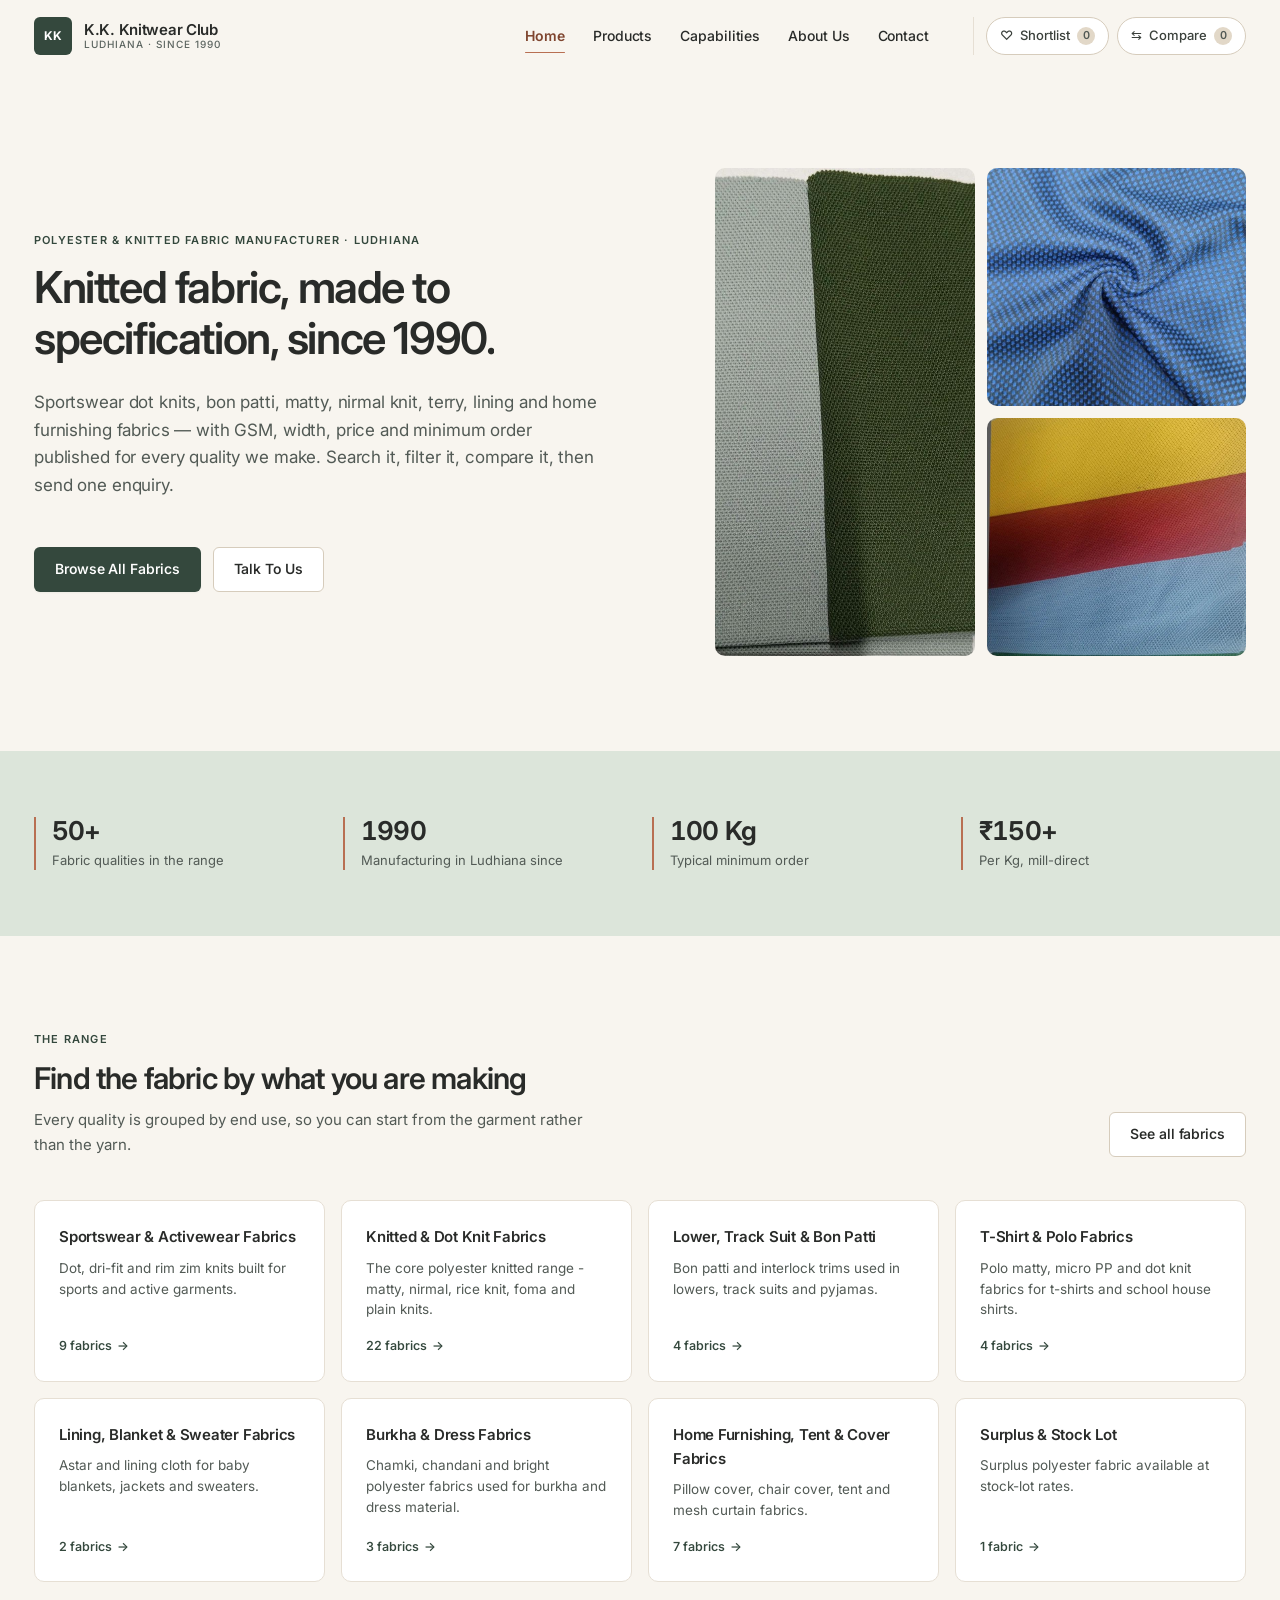
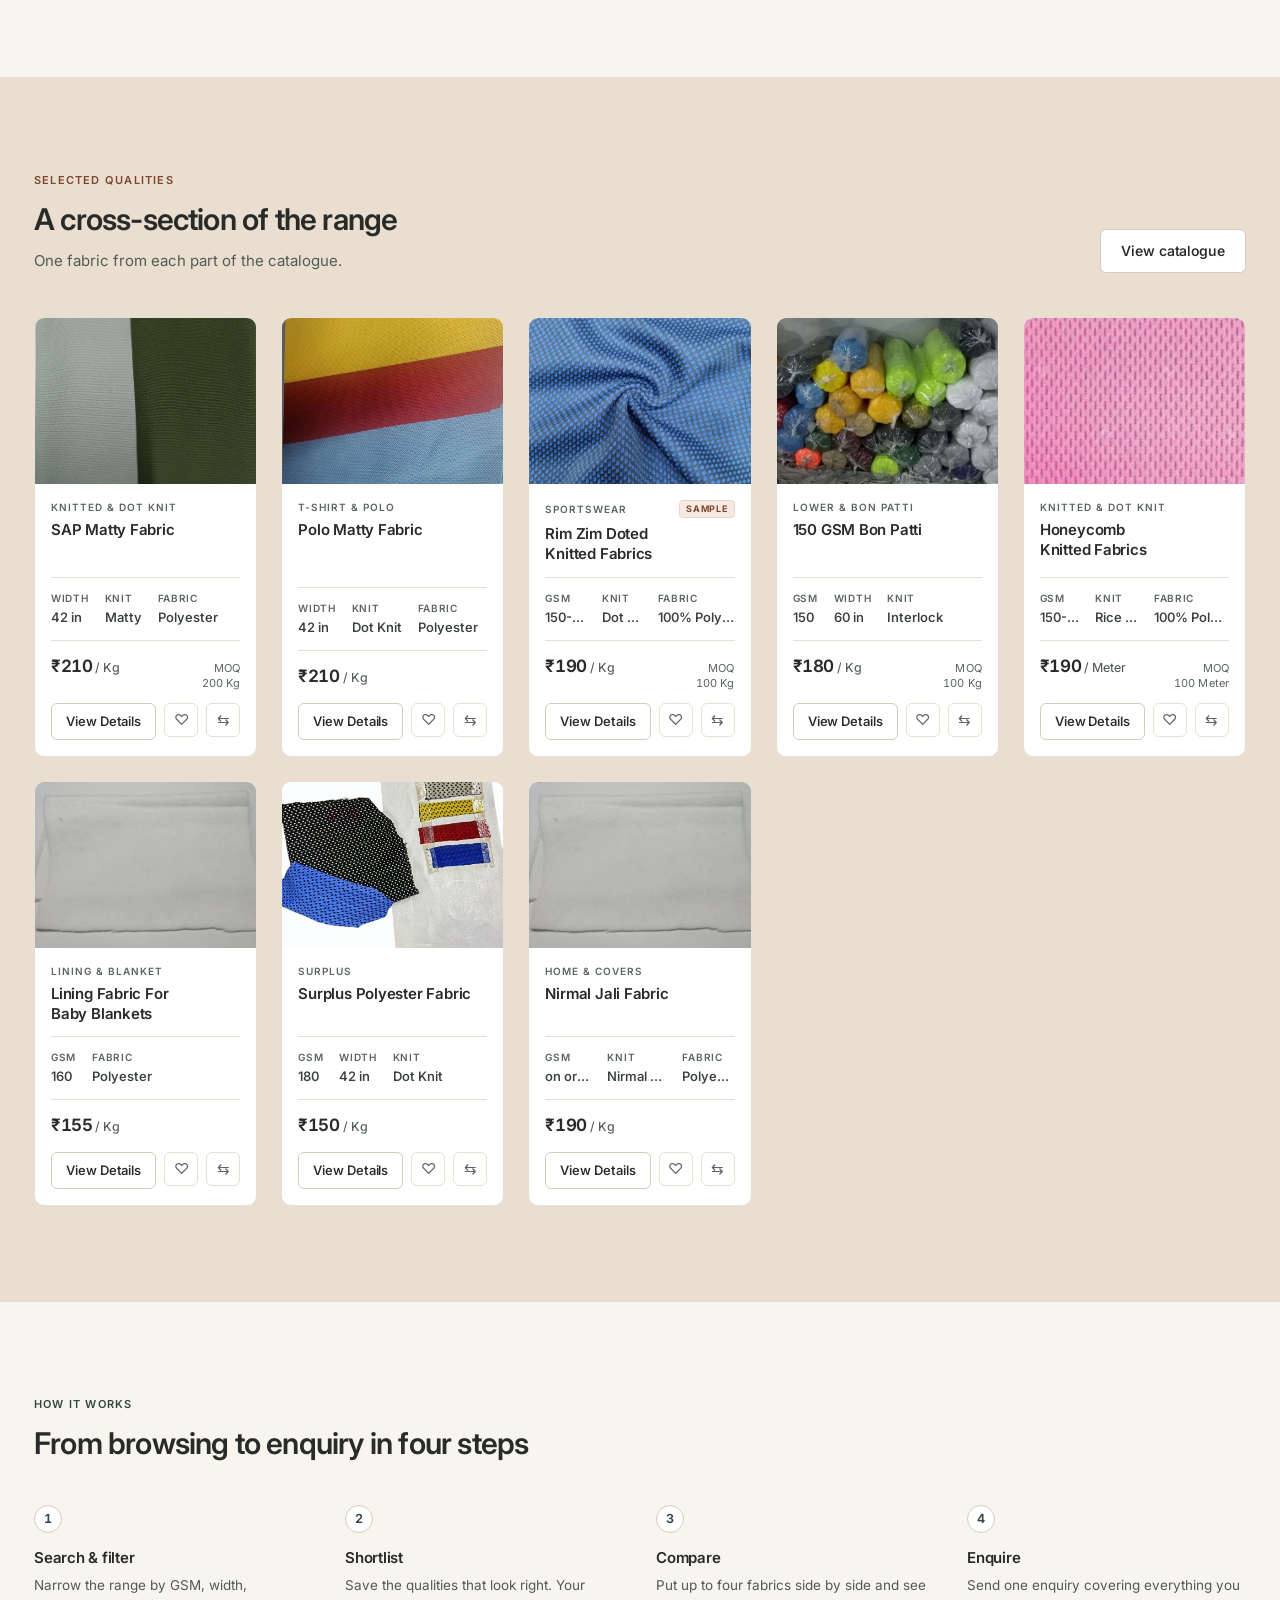
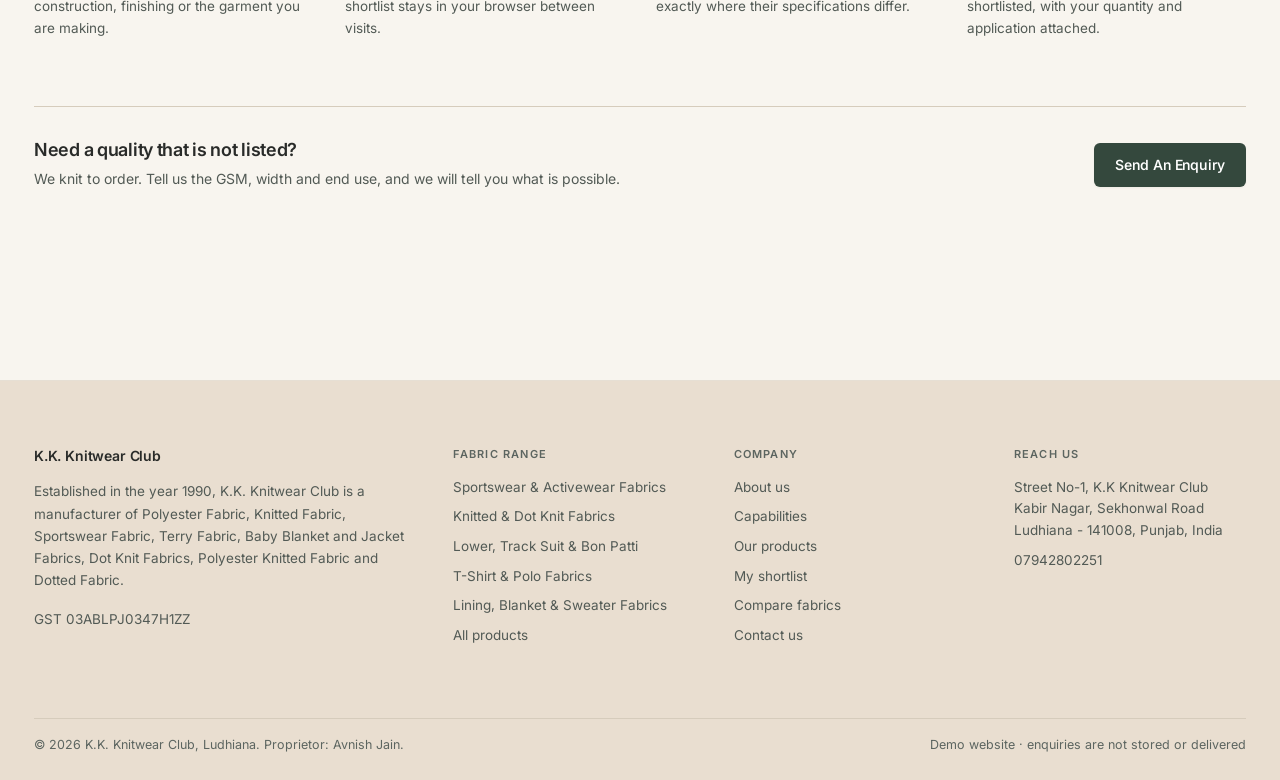
<file: index.html>
<!DOCTYPE html>
<html lang="en">
<head>
<meta charset="utf-8">
<meta name="viewport" content="width=device-width, initial-scale=1">
<!-- Demo rebuild. Kept out of search results so it cannot be mistaken for,
     or compete with, the real kkknitwearclub.com -->
<meta name="robots" content="noindex, nofollow">
<title>K.K. Knitwear Club - Polyester &amp; Knitted Fabric Manufacturer, Ludhiana</title>
<meta name="description" content="Manufacturer of polyester and knitted fabrics in Ludhiana since 1990. Sportswear dot knit, bon patti, matty, nirmal knit, terry, lining and home furnishing fabrics with published GSM, width and pricing.">
<link rel="icon" href="data:image/svg+xml,<svg xmlns='http://www.w3.org/2000/svg' viewBox='0 0 32 32'><rect width='32' height='32' rx='6' fill='%230f5750'/><text x='16' y='22' font-family='Arial' font-size='14' font-weight='bold' fill='%23fff' text-anchor='middle'>KK</text></svg>">
<link rel="preconnect" href="https://fonts.googleapis.com">
<link rel="preconnect" href="https://fonts.gstatic.com" crossorigin>
<link href="https://fonts.googleapis.com/css2?family=Inter:wght@400..700&display=swap" rel="stylesheet">
<link rel="stylesheet" href="css/style.css">
</head>
<body data-page="home">

<a class="skip-link" href="#main">Skip to content</a>
<header id="site-header"></header>

<main id="main">

    <noscript>
        <div class="wrap">
            <div class="note mt5">This website uses JavaScript to load the fabric
            catalogue. Please enable JavaScript, or call
            <strong>07942802251</strong> for our product list.</div>
        </div>
    </noscript>

    <!-- Hero ------------------------------------------------------------ -->
    <section class="hero">
        <div class="wrap">
            <div class="hero-grid">
                <div class="hero-copy">
                    <p class="eyebrow">Polyester &amp; Knitted Fabric Manufacturer &middot; Ludhiana</p>
                    <h1>Knitted fabric, made to specification, since 1990.</h1>
                    <p class="lede">Sportswear dot knits, bon patti, matty, nirmal knit,
                        terry, lining and home furnishing fabrics &mdash; with GSM, width,
                        price and minimum order published for every quality we make.
                        Search it, filter it, compare it, then send one enquiry.</p>
                    <div class="hero-cta">
                        <a class="btn btn--primary" href="products.html">Browse All Fabrics</a>
                        <a class="btn btn--outline" href="contact.html">Talk To Us</a>
                    </div>
                </div>
                <div class="hero-collage" id="hero-collage" aria-hidden="true"></div>
            </div>
        </div>
    </section>

    <!-- Trust strip ----------------------------------------------------- -->
    <!-- Section tones run white -> tint -> white -> warm -> white so no two
         tinted bands ever touch. -->
    <section class="section--tight section--tint">
        <div class="wrap">
            <div class="stats" id="home-stats"></div>
        </div>
    </section>

    <!-- Categories ------------------------------------------------------ -->
    <section class="section">
        <div class="wrap">
            <div class="section-head">
                <div>
                    <p class="eyebrow">The Range</p>
                    <h2>Find the fabric by what you are making</h2>
                    <p>Every quality is grouped by end use, so you can start from
                       the garment rather than the yarn.</p>
                </div>
                <a class="btn btn--outline" href="products.html">See all fabrics</a>
            </div>
            <div class="grid-cats" id="home-cats"></div>
        </div>
    </section>

    <!-- Featured -------------------------------------------------------- -->
    <section class="section section--warm">
        <div class="wrap">
            <div class="section-head">
                <div>
                    <p class="eyebrow eyebrow--alt">Selected Qualities</p>
                    <h2>A cross-section of the range</h2>
                    <p>One fabric from each part of the catalogue.</p>
                </div>
                <a class="btn btn--outline" href="products.html">View catalogue</a>
            </div>
            <div class="grid-products" id="home-featured"></div>
        </div>
    </section>

    <!-- How buying works, then the closing CTA, in one calm band --------- -->
    <section class="section section--divided">
        <div class="wrap">
            <div class="section-head">
                <div>
                    <p class="eyebrow">How It Works</p>
                    <h2>From browsing to enquiry in four steps</h2>
                </div>
            </div>

            <div class="steps">
                <div class="step">
                    <h3>Search &amp; filter</h3>
                    <p>Narrow the range by GSM, width, construction, finishing
                       or the garment you are making.</p>
                </div>
                <div class="step">
                    <h3>Shortlist</h3>
                    <p>Save the qualities that look right. Your shortlist stays
                       in your browser between visits.</p>
                </div>
                <div class="step">
                    <h3>Compare</h3>
                    <p>Put up to four fabrics side by side and see exactly where
                       their specifications differ.</p>
                </div>
                <div class="step">
                    <h3>Enquire</h3>
                    <p>Send one enquiry covering everything you shortlisted, with
                       your quantity and application attached.</p>
                </div>
            </div>

            <div class="cta-band">
                <div>
                    <h3>Need a quality that is not listed?</h3>
                    <p>We knit to order. Tell us the GSM, width and end use, and we
                       will tell you what is possible.</p>
                </div>
                <button class="btn btn--primary" type="button" data-act="enquire-general">
                    Send An Enquiry
                </button>
            </div>
        </div>
    </section>

</main>

<footer id="site-footer"></footer>

<script src="js/products.js"></script>
<script src="js/normalize.js"></script>
<script src="js/store.js"></script>
<script src="js/motion.js"></script>
<script src="js/ui.js"></script>
<script src="js/home.js"></script>
</body>
</html>
</file>
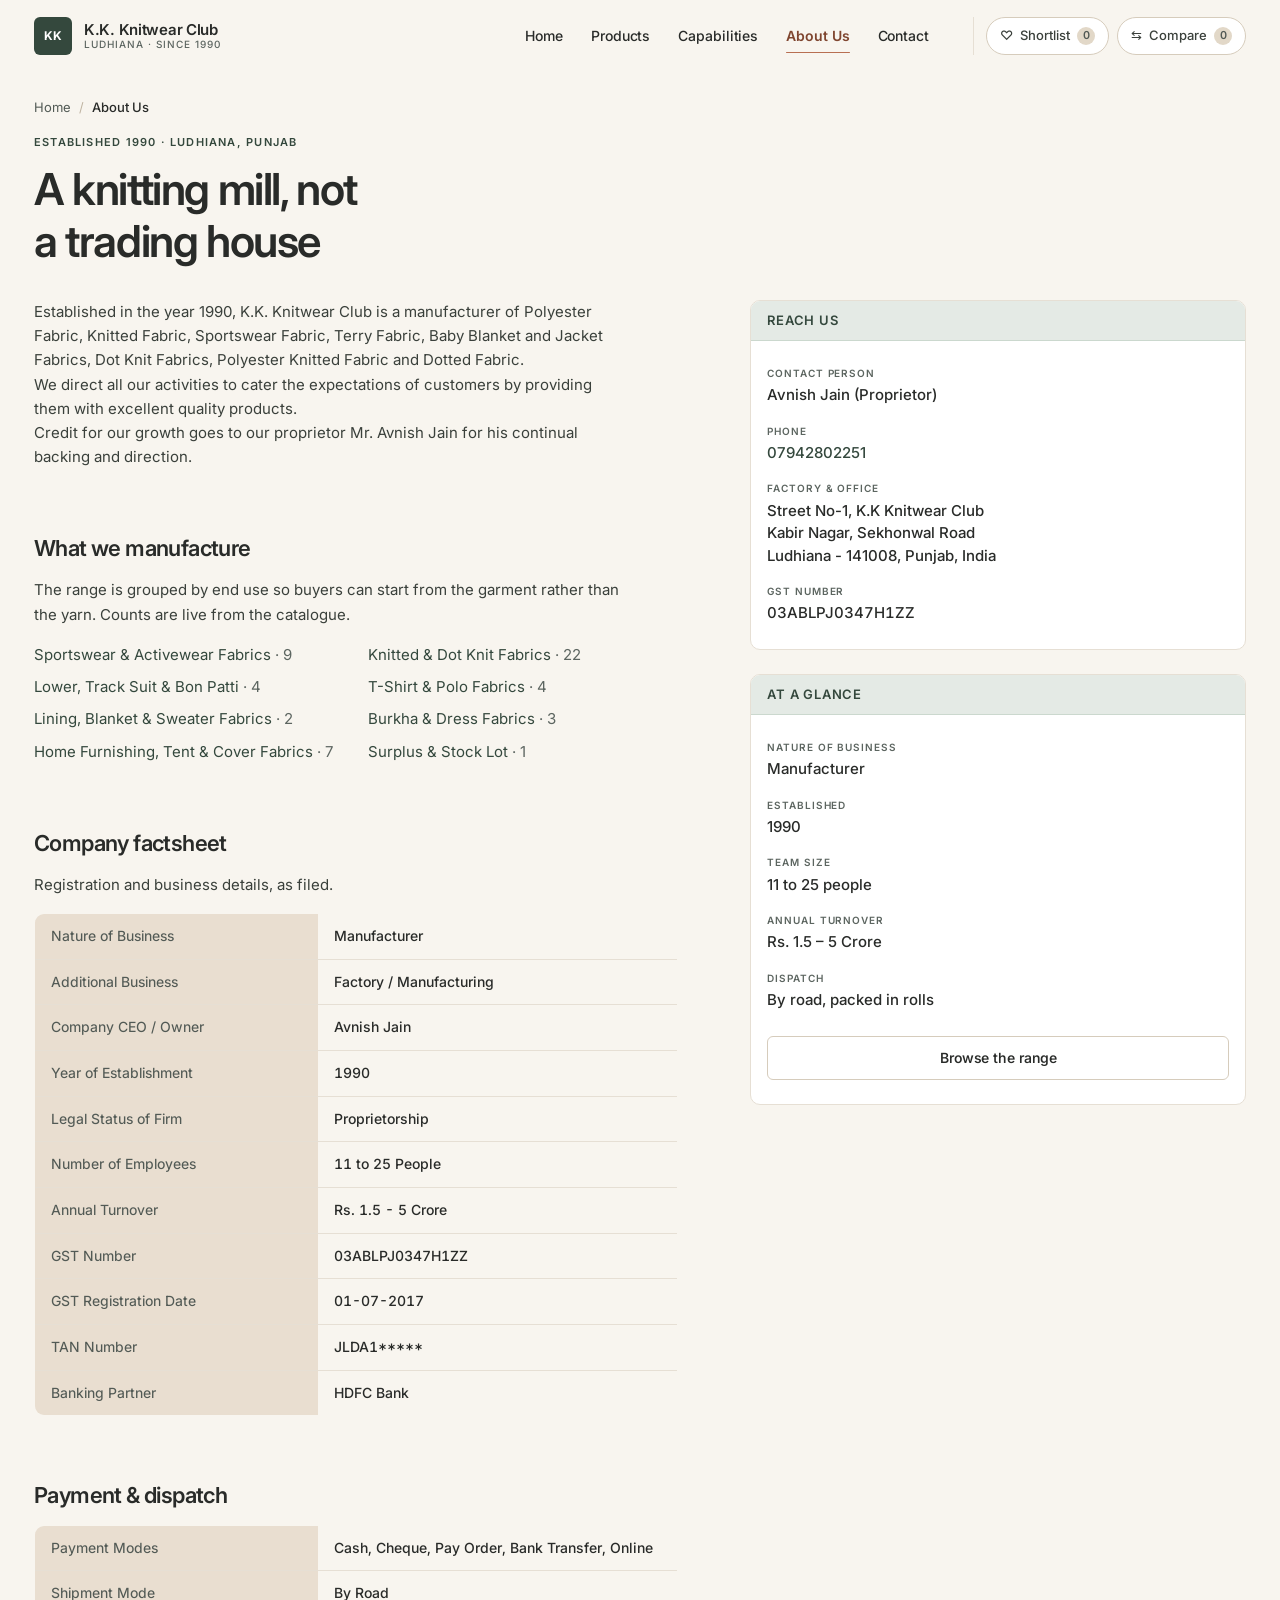
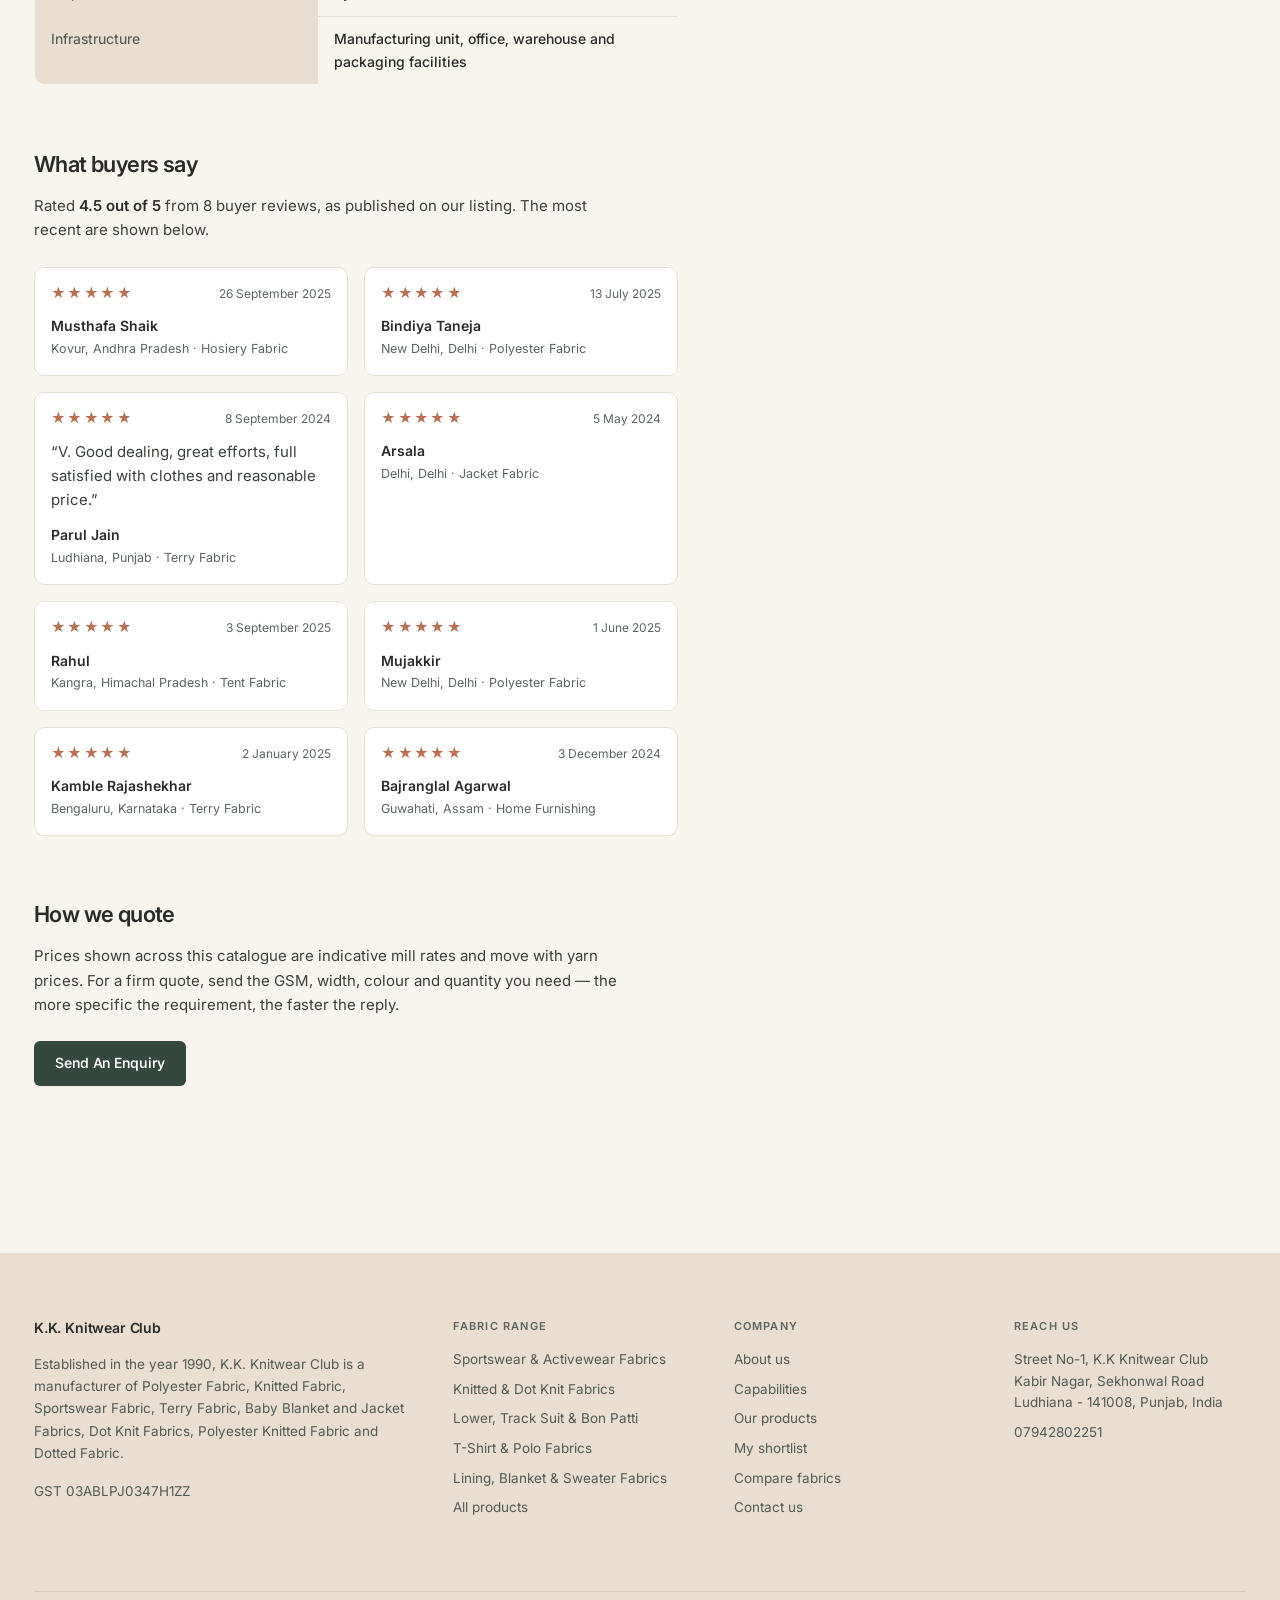
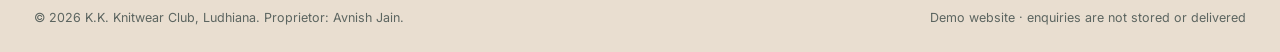
<file: about.html>
<!DOCTYPE html>
<html lang="en">
<head>
<meta charset="utf-8">
<meta name="viewport" content="width=device-width, initial-scale=1">
<meta name="robots" content="noindex, nofollow">
<title>About Us - K.K. Knitwear Club, Ludhiana</title>
<meta name="description" content="K.K. Knitwear Club is a polyester and knitted fabric manufacturer established in 1990 in Ludhiana, Punjab. Company factsheet, GST details, payment and dispatch terms.">
<link rel="icon" href="data:image/svg+xml,<svg xmlns='http://www.w3.org/2000/svg' viewBox='0 0 32 32'><rect width='32' height='32' rx='6' fill='%230f5750'/><text x='16' y='22' font-family='Arial' font-size='14' font-weight='bold' fill='%23fff' text-anchor='middle'>KK</text></svg>">
<link rel="preconnect" href="https://fonts.googleapis.com">
<link rel="preconnect" href="https://fonts.gstatic.com" crossorigin>
<link href="https://fonts.googleapis.com/css2?family=Inter:wght@400..700&display=swap" rel="stylesheet">
<link rel="stylesheet" href="css/style.css">
</head>
<body data-page="about">

<a class="skip-link" href="#main">Skip to content</a>
<header id="site-header"></header>

<main id="main">
    <div class="wrap">
        <div id="about-crumbs"></div>

        <div class="section-head" style="margin-bottom:var(--s6)">
            <div>
                <p class="eyebrow">Established 1990 &middot; Ludhiana, Punjab</p>
                <h1>A knitting mill, not a trading house</h1>
            </div>
        </div>

        <div class="two-col" style="padding-bottom:var(--s8)">

            <div class="prose">
                <div id="about-text"></div>

                <h2>What we manufacture</h2>
                <p>The range is grouped by end use so buyers can start from the
                   garment rather than the yarn. Counts are live from the catalogue.</p>
                <ul id="about-range" style="display:grid;grid-template-columns:repeat(auto-fit,minmax(240px,1fr));gap:var(--s2) var(--s5);margin-top:var(--s4)"></ul>

                <h2>Company factsheet</h2>
                <p>Registration and business details, as filed.</p>
                <div id="about-factsheet" class="mt4"></div>

                <h2>Payment &amp; dispatch</h2>
                <div id="about-trade" class="mt4"></div>

                <h2 id="reviews">What buyers say</h2>
                <p id="reviews-intro"></p>
                <div id="reviews-list" class="mt5"></div>

                <h2>How we quote</h2>
                <p>Prices shown across this catalogue are indicative mill rates and
                   move with yarn prices. For a firm quote, send the GSM, width,
                   colour and quantity you need &mdash; the more specific the
                   requirement, the faster the reply.</p>
                <p class="mt5">
                    <button class="btn btn--primary" type="button" data-act="enquire-general">
                        Send An Enquiry
                    </button>
                </p>
            </div>

            <div>
                <div class="info-card mb5">
                    <h3>Reach Us</h3>
                    <div class="info-body" id="about-contact"></div>
                </div>

                <div class="info-card">
                    <h3>At A Glance</h3>
                    <div class="info-body">
                        <div class="contact-list">
                            <div class="row">
                                <div class="k">Nature of business</div>
                                <div class="v">Manufacturer</div>
                            </div>
                            <div class="row">
                                <div class="k">Established</div>
                                <div class="v">1990</div>
                            </div>
                            <div class="row">
                                <div class="k">Team size</div>
                                <div class="v">11 to 25 people</div>
                            </div>
                            <div class="row">
                                <div class="k">Annual turnover</div>
                                <div class="v">Rs. 1.5 &ndash; 5 Crore</div>
                            </div>
                            <div class="row">
                                <div class="k">Dispatch</div>
                                <div class="v">By road, packed in rolls</div>
                            </div>
                        </div>
                        <a class="btn btn--outline btn--block mt5" href="products.html">
                            Browse the range
                        </a>
                    </div>
                </div>
            </div>

        </div>
    </div>
</main>

<footer id="site-footer"></footer>

<script src="js/products.js"></script>
<script src="js/normalize.js"></script>
<script src="js/store.js"></script>
<script src="js/motion.js"></script>
<script src="js/ui.js"></script>
<script src="js/pages.js"></script>
</body>
</html>
</file>
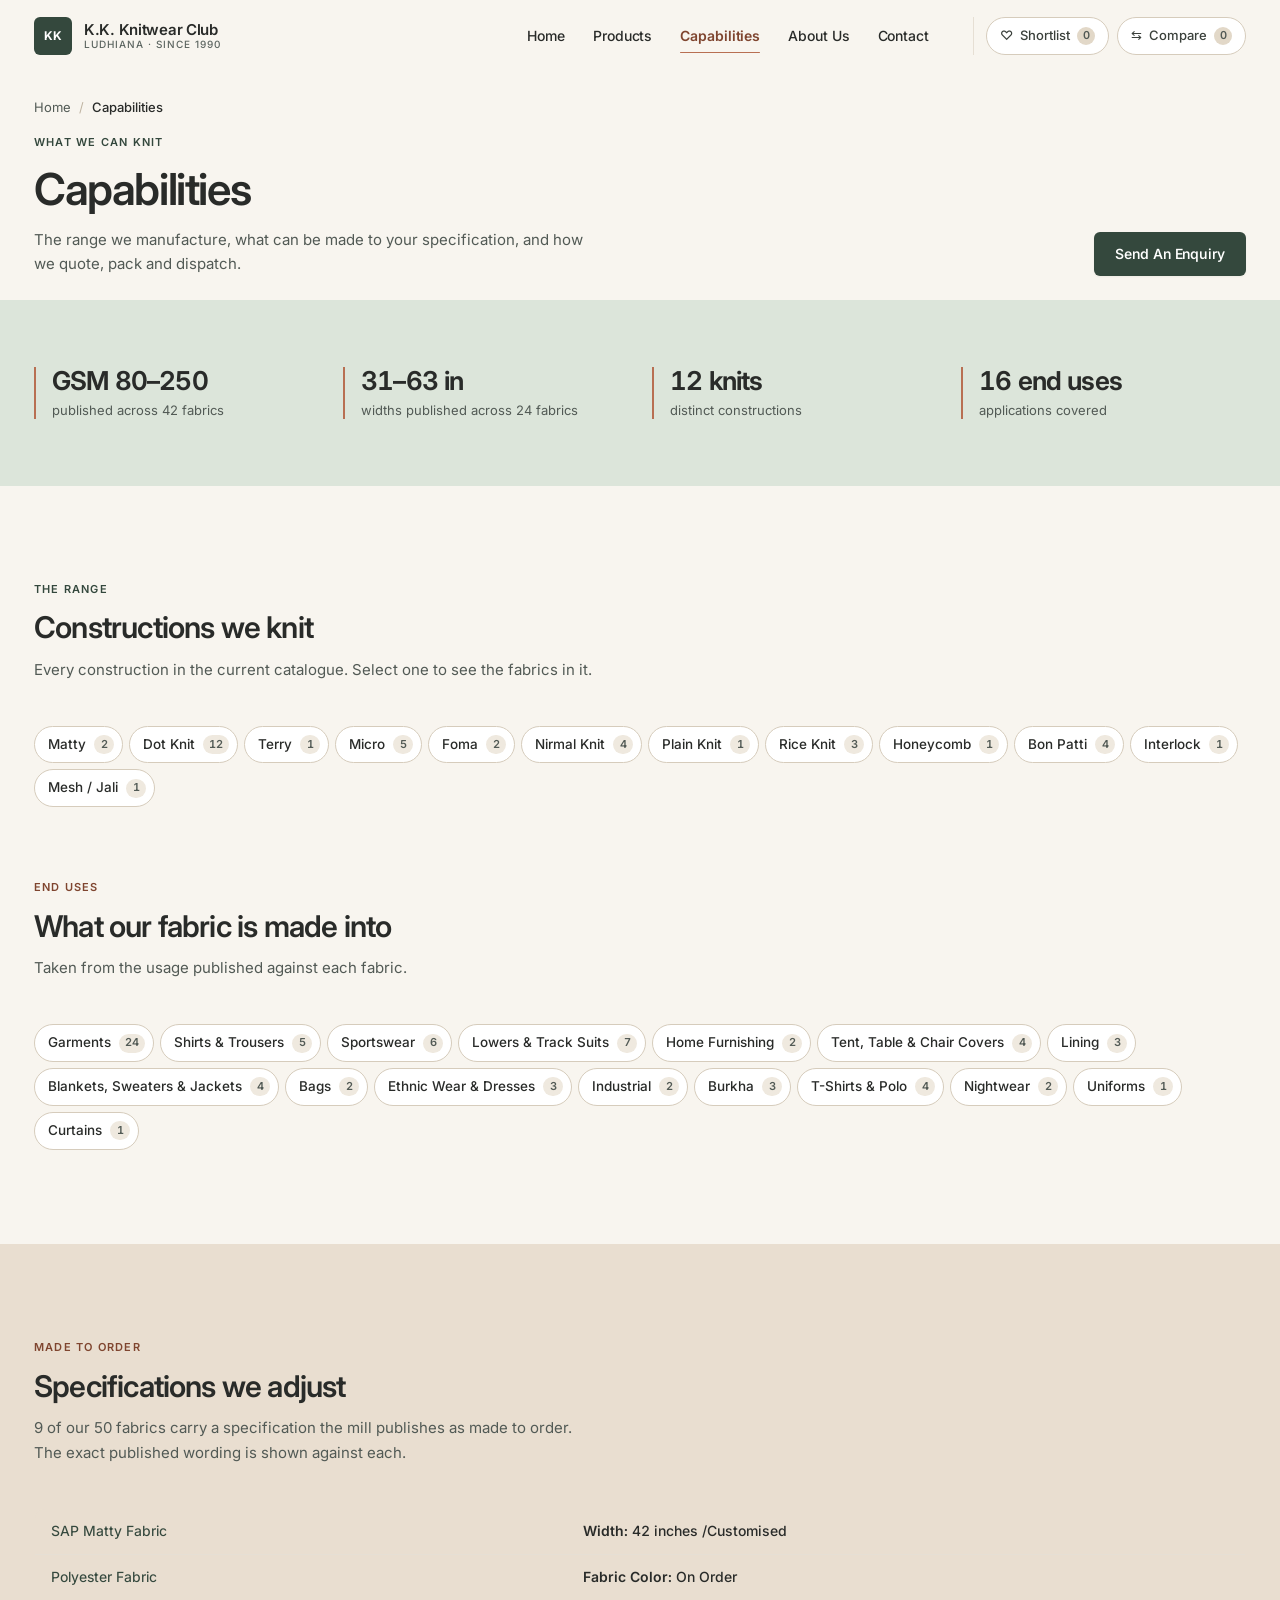
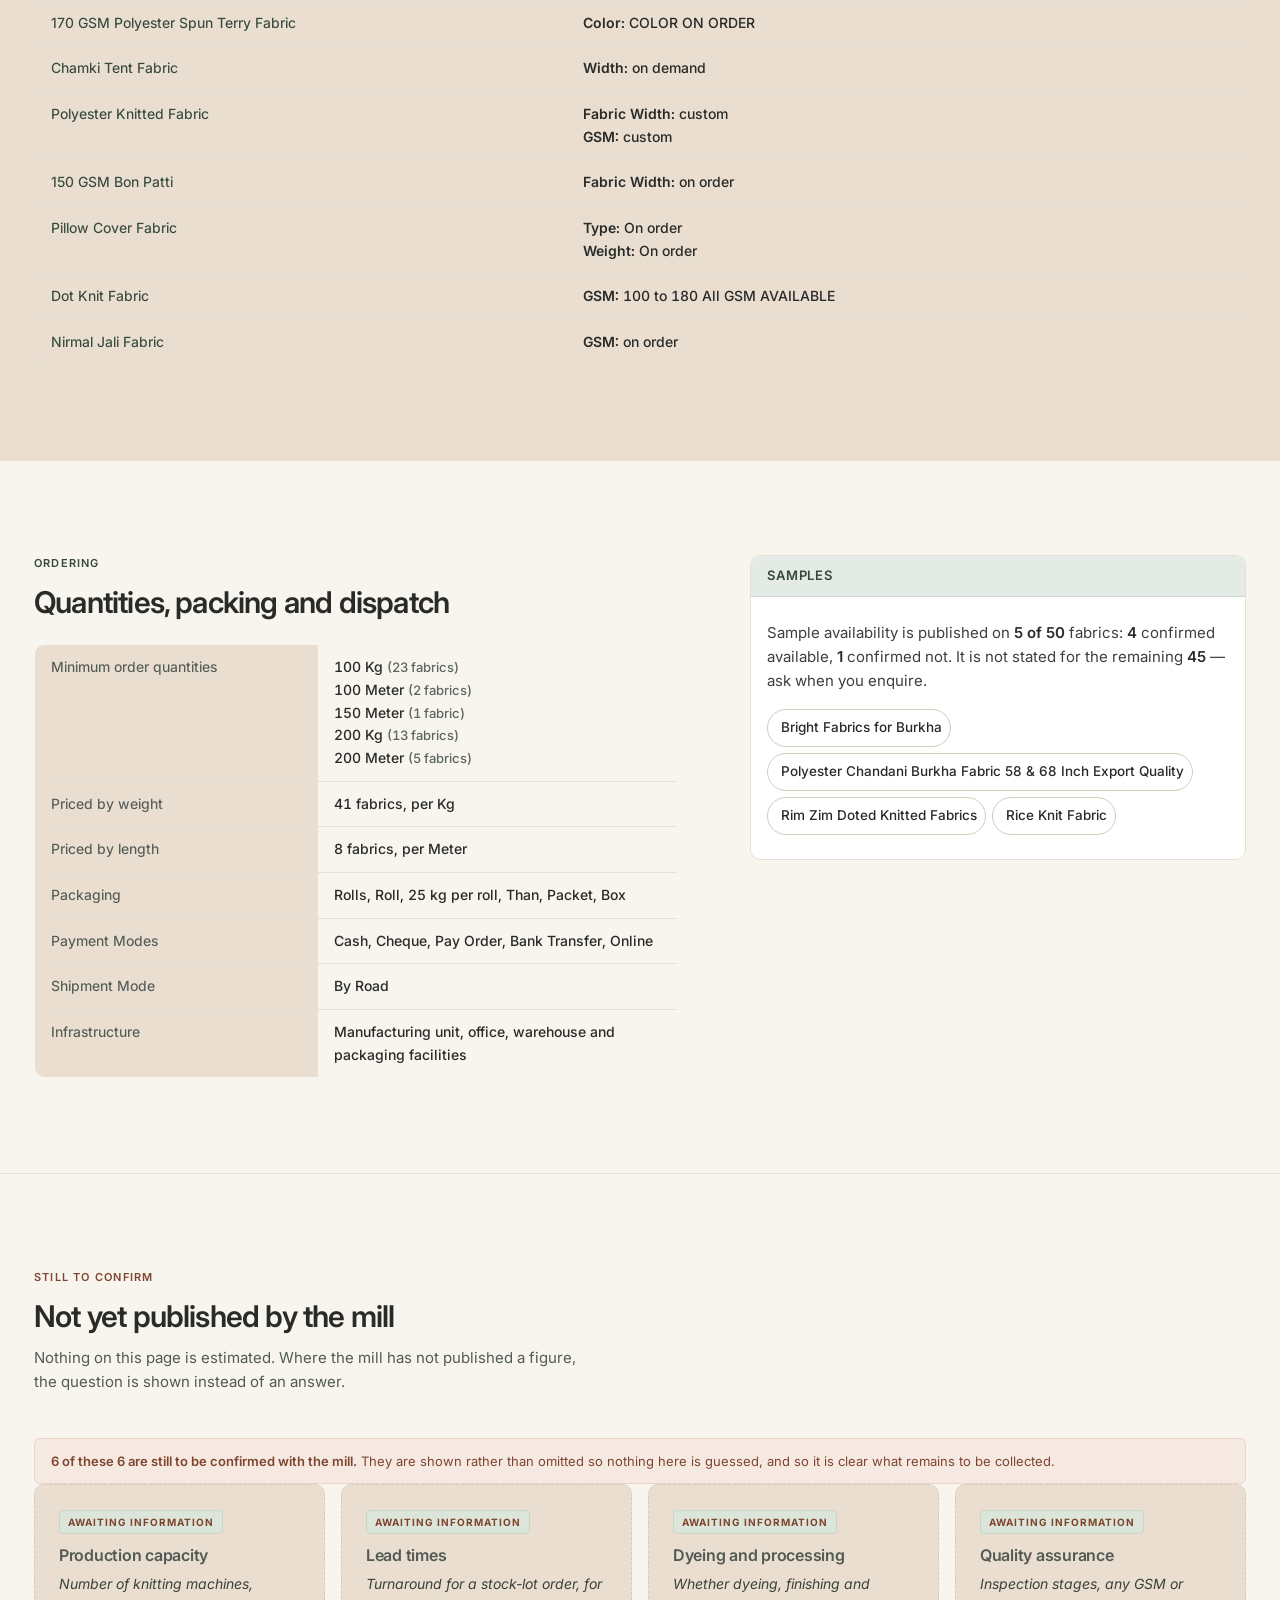
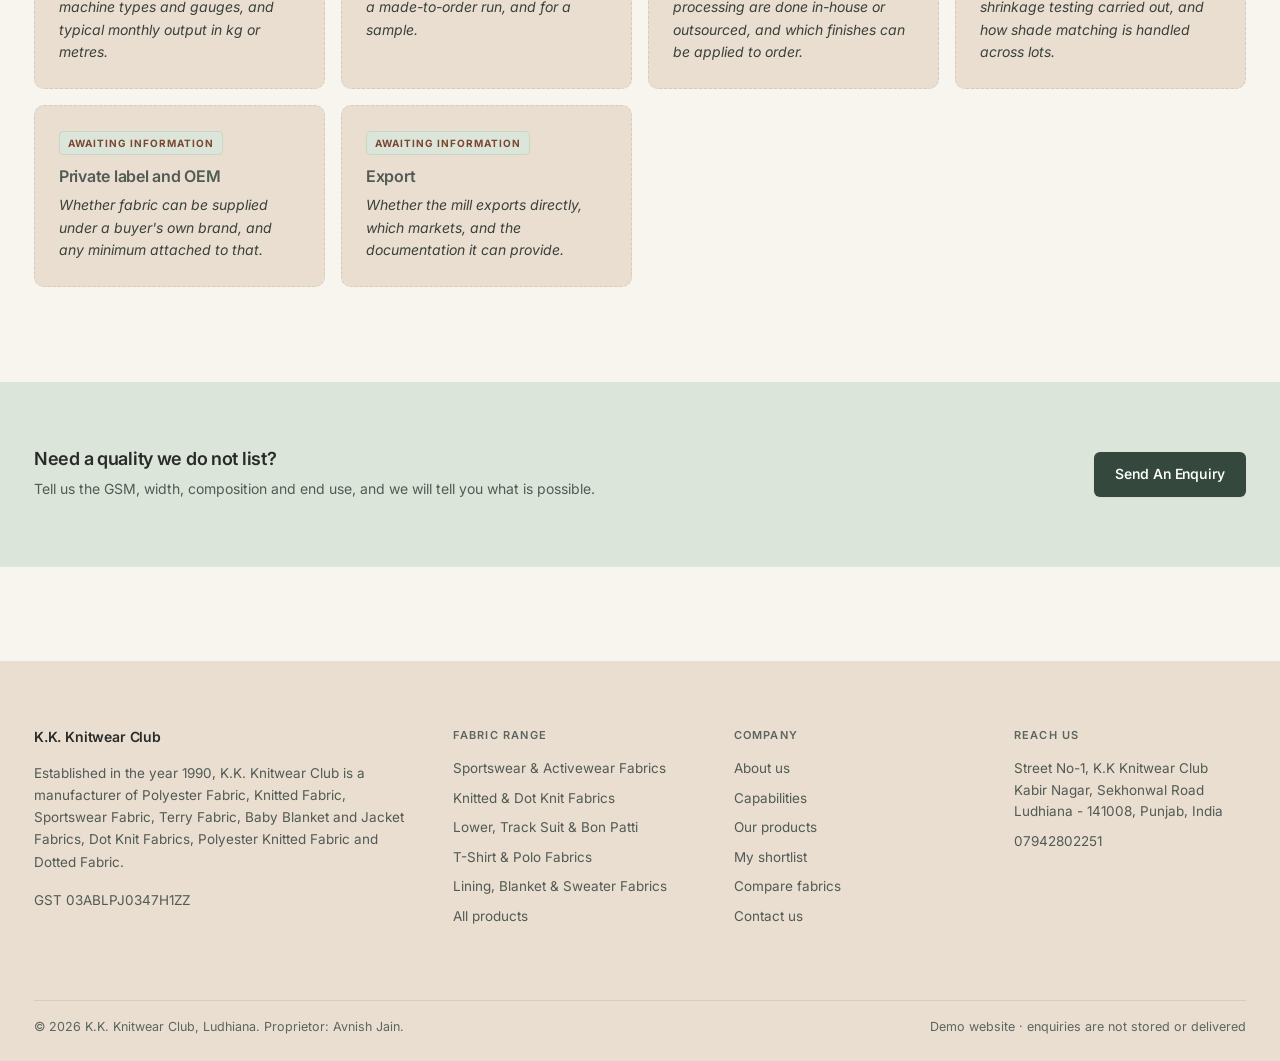
<file: capabilities.html>
<!DOCTYPE html>
<html lang="en">
<head>
<meta charset="utf-8">
<meta name="viewport" content="width=device-width, initial-scale=1">
<meta name="robots" content="noindex, nofollow">
<title>Capabilities - K.K. Knitwear Club, Ludhiana</title>
<meta name="description" content="What K.K. Knitwear Club can knit: GSM and width ranges, constructions, made-to-order specifications, sampling, minimum order quantities, packaging and dispatch.">
<link rel="icon" href="data:image/svg+xml,<svg xmlns='http://www.w3.org/2000/svg' viewBox='0 0 32 32'><rect width='32' height='32' rx='6' fill='%230f5750'/><text x='16' y='22' font-family='Arial' font-size='14' font-weight='bold' fill='%23fff' text-anchor='middle'>KK</text></svg>">
<link rel="preconnect" href="https://fonts.googleapis.com">
<link rel="preconnect" href="https://fonts.gstatic.com" crossorigin>
<link href="https://fonts.googleapis.com/css2?family=Inter:wght@400..700&display=swap" rel="stylesheet">
<link rel="stylesheet" href="css/style.css">
</head>
<body data-page="capabilities">

<a class="skip-link" href="#main">Skip to content</a>
<header id="site-header"></header>

<main id="main">
    <div class="wrap">
        <nav class="crumbs" aria-label="Breadcrumb">
            <a href="index.html">Home</a>
            <span class="sep" aria-hidden="true">/</span>
            <span aria-current="page">Capabilities</span>
        </nav>

        <div class="section-head" style="margin-bottom:var(--s5)">
            <div>
                <p class="eyebrow">What We Can Knit</p>
                <h1>Capabilities</h1>
                <p>The range we manufacture, what can be made to your specification,
                   and how we quote, pack and dispatch.</p>
            </div>
            <button class="btn btn--primary" type="button" data-act="enquire-general">
                Send An Enquiry
            </button>
        </div>

        <noscript>
            <div class="note mb5">This page builds its figures from the fabric
            catalogue and needs JavaScript. Please enable it, or call
            <strong>07942802251</strong>.</div>
        </noscript>
    </div>

    <!-- Range ------------------------------------------------------------ -->
    <section class="section--tight section--tint">
        <div class="wrap">
            <div class="stats" id="cap-stats"></div>
        </div>
    </section>

    <!-- Constructions and end uses --------------------------------------- -->
    <section class="section">
        <div class="wrap">
            <div class="section-head">
                <div>
                    <p class="eyebrow">The Range</p>
                    <h2>Constructions we knit</h2>
                    <p>Every construction in the current catalogue. Select one to see
                       the fabrics in it.</p>
                </div>
            </div>
            <div class="tag-row" id="cap-knits"></div>

            <div class="section-head" style="margin-top:var(--s8)">
                <div>
                    <p class="eyebrow eyebrow--alt">End Uses</p>
                    <h2>What our fabric is made into</h2>
                    <p>Taken from the usage published against each fabric.</p>
                </div>
            </div>
            <div class="tag-row" id="cap-apps"></div>
        </div>
    </section>

    <!-- Made to order ----------------------------------------------------- -->
    <section class="section section--warm">
        <div class="wrap">
            <div class="section-head">
                <div>
                    <p class="eyebrow eyebrow--alt">Made To Order</p>
                    <h2>Specifications we adjust</h2>
                    <p id="cap-custom-intro"></p>
                </div>
            </div>
            <div id="cap-custom"></div>
        </div>
    </section>

    <!-- Samples and ordering ---------------------------------------------- -->
    <section class="section">
        <div class="wrap">
            <div class="two-col">
                <div>
                    <div class="section-head" style="margin-bottom:var(--s5)">
                        <div>
                            <p class="eyebrow">Ordering</p>
                            <h2>Quantities, packing and dispatch</h2>
                        </div>
                    </div>
                    <div id="cap-ordering"></div>
                </div>
                <div>
                    <div class="info-card">
                        <h3>Samples</h3>
                        <div class="info-body" id="cap-samples"></div>
                    </div>
                </div>
            </div>
        </div>
    </section>

    <!-- Awaiting information ---------------------------------------------- -->
    <section class="section section--divided" id="cap-pending-section">
        <div class="wrap">
            <div class="section-head">
                <div>
                    <p class="eyebrow eyebrow--alt">Still To Confirm</p>
                    <h2>Not yet published by the mill</h2>
                    <p>Nothing on this page is estimated. Where the mill has not
                       published a figure, the question is shown instead of an answer.</p>
                </div>
            </div>
            <div class="note mb5" id="cap-pending-note"></div>
            <div class="cap-blocks" id="cap-pending"></div>
        </div>
    </section>

    <!-- Closing CTA -------------------------------------------------------- -->
    <section class="section--tight section--tint">
        <div class="wrap">
            <div class="cta-band" style="margin-top:0;padding-top:0;border-top:0">
                <div>
                    <h3>Need a quality we do not list?</h3>
                    <p>Tell us the GSM, width, composition and end use, and we will
                       tell you what is possible.</p>
                </div>
                <button class="btn btn--primary" type="button" data-act="enquire-general">
                    Send An Enquiry
                </button>
            </div>
        </div>
    </section>
</main>

<footer id="site-footer"></footer>

<script src="js/products.js"></script>
<script src="js/normalize.js"></script>
<script src="js/store.js"></script>
<script src="js/motion.js"></script>
<script src="js/ui.js"></script>
<script src="js/capabilities.js"></script>
</body>
</html>
</file>
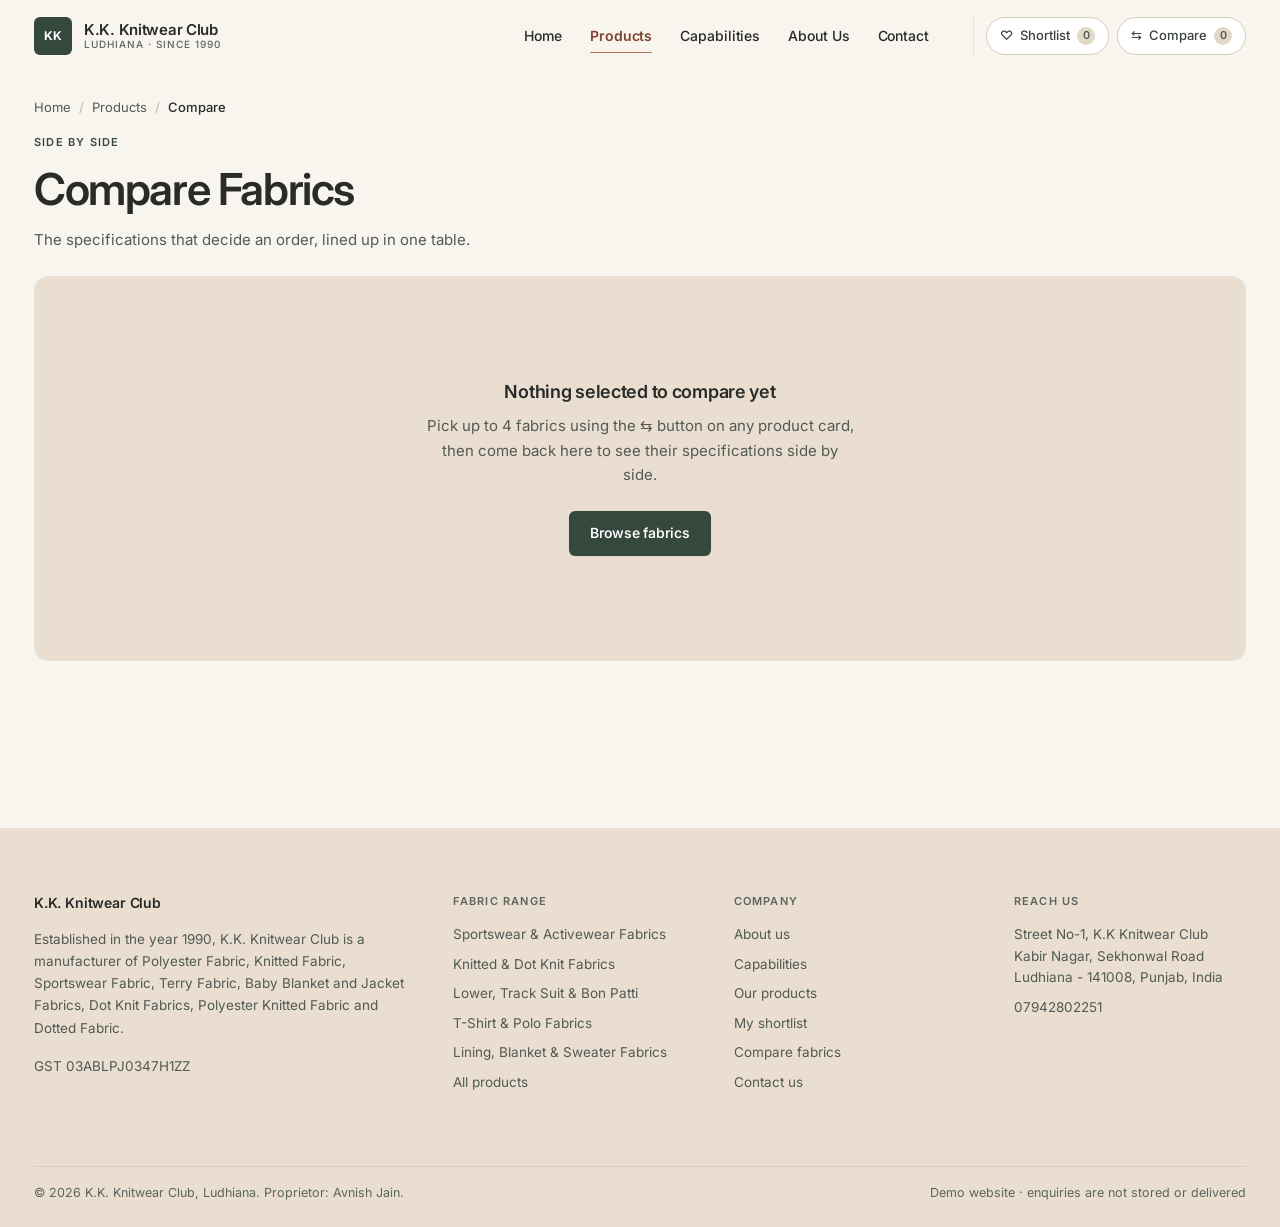
<file: compare.html>
<!DOCTYPE html>
<html lang="en">
<head>
<meta charset="utf-8">
<meta name="viewport" content="width=device-width, initial-scale=1">
<meta name="robots" content="noindex, nofollow">
<title>Compare Fabrics - K.K. Knitwear Club, Ludhiana</title>
<meta name="description" content="Compare up to four polyester and knitted fabrics side by side: GSM, width, composition, construction, finishing, price and minimum order quantity.">
<link rel="icon" href="data:image/svg+xml,<svg xmlns='http://www.w3.org/2000/svg' viewBox='0 0 32 32'><rect width='32' height='32' rx='6' fill='%230f5750'/><text x='16' y='22' font-family='Arial' font-size='14' font-weight='bold' fill='%23fff' text-anchor='middle'>KK</text></svg>">
<link rel="preconnect" href="https://fonts.googleapis.com">
<link rel="preconnect" href="https://fonts.gstatic.com" crossorigin>
<link href="https://fonts.googleapis.com/css2?family=Inter:wght@400..700&display=swap" rel="stylesheet">
<link rel="stylesheet" href="css/style.css">
</head>
<body data-page="compare">

<a class="skip-link" href="#main">Skip to content</a>
<header id="site-header"></header>

<main id="main">
    <div class="wrap">
        <nav class="crumbs" aria-label="Breadcrumb">
            <a href="index.html">Home</a>
            <span class="sep" aria-hidden="true">/</span>
            <a href="products.html">Products</a>
            <span class="sep" aria-hidden="true">/</span>
            <span aria-current="page">Compare</span>
        </nav>

        <div class="section-head" style="margin-bottom:var(--s5)">
            <div>
                <p class="eyebrow">Side By Side</p>
                <h1>Compare Fabrics</h1>
                <p>The specifications that decide an order, lined up in one table.</p>
            </div>
        </div>

        <noscript>
            <div class="note mb5">Comparison needs JavaScript. Please enable it,
            or call <strong>07942802251</strong>.</div>
        </noscript>

        <div id="cmp-root" style="padding-bottom:var(--s8)"></div>
    </div>
</main>

<footer id="site-footer"></footer>

<script src="js/products.js"></script>
<script src="js/normalize.js"></script>
<script src="js/store.js"></script>
<script src="js/motion.js"></script>
<script src="js/ui.js"></script>
<script src="js/compare.js"></script>
</body>
</html>
</file>
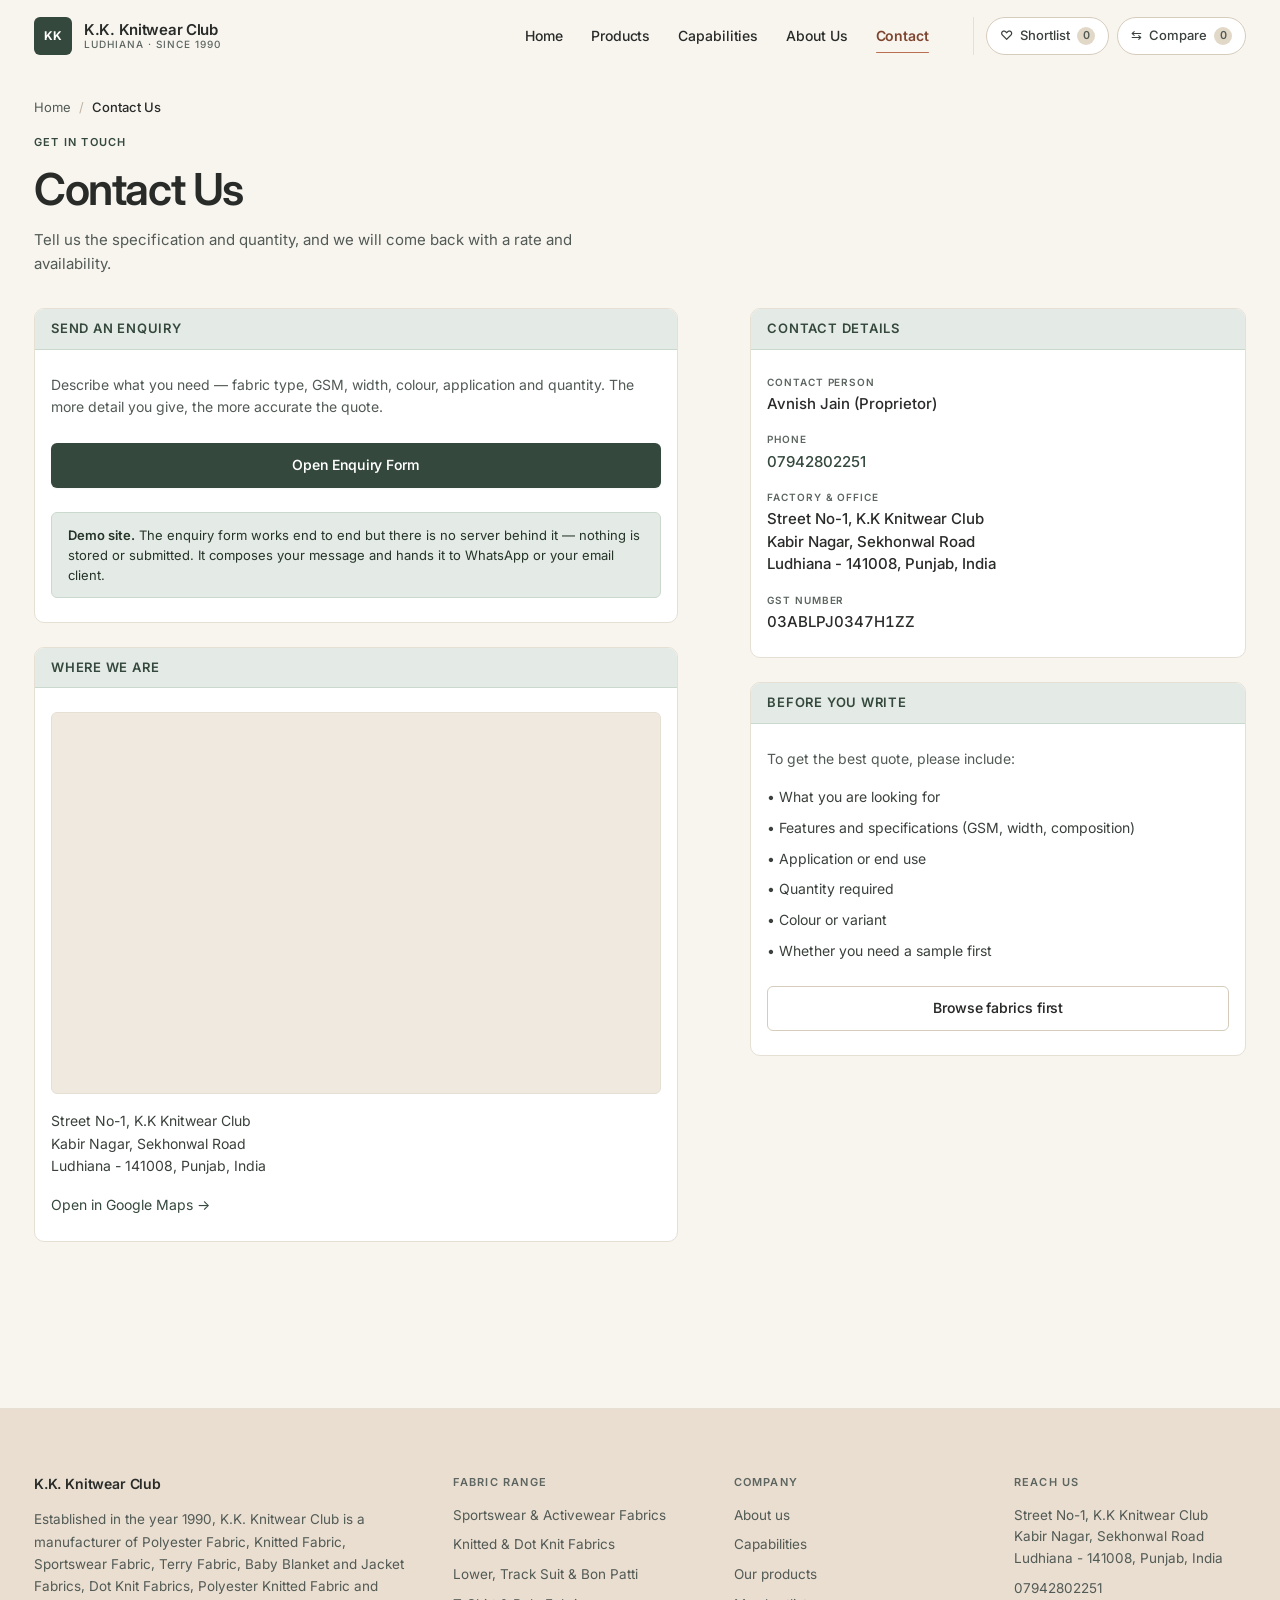
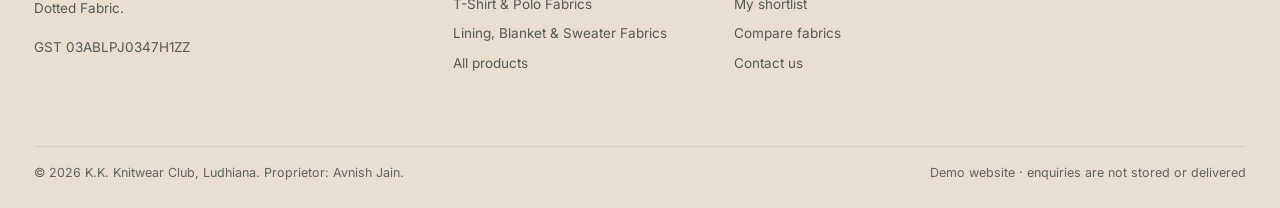
<file: contact.html>
<!DOCTYPE html>
<html lang="en">
<head>
<meta charset="utf-8">
<meta name="viewport" content="width=device-width, initial-scale=1">
<meta name="robots" content="noindex, nofollow">
<title>Contact Us - K.K. Knitwear Club, Ludhiana</title>
<meta name="description" content="Contact K.K. Knitwear Club, Kabir Nagar, Sekhonwal Road, Ludhiana - 141008, Punjab. Send an enquiry for polyester and knitted fabrics.">
<link rel="icon" href="data:image/svg+xml,<svg xmlns='http://www.w3.org/2000/svg' viewBox='0 0 32 32'><rect width='32' height='32' rx='6' fill='%230f5750'/><text x='16' y='22' font-family='Arial' font-size='14' font-weight='bold' fill='%23fff' text-anchor='middle'>KK</text></svg>">
<link rel="preconnect" href="https://fonts.googleapis.com">
<link rel="preconnect" href="https://fonts.gstatic.com" crossorigin>
<link href="https://fonts.googleapis.com/css2?family=Inter:wght@400..700&display=swap" rel="stylesheet">
<link rel="stylesheet" href="css/style.css">
</head>
<body data-page="contact">

<a class="skip-link" href="#main">Skip to content</a>
<header id="site-header"></header>

<main id="main">
    <div class="wrap">
        <div id="contact-crumbs"></div>

        <div class="section-head" style="margin-bottom:var(--s6)">
            <div>
                <p class="eyebrow">Get In Touch</p>
                <h1>Contact Us</h1>
                <p>Tell us the specification and quantity, and we will come back
                   with a rate and availability.</p>
            </div>
        </div>

        <div class="two-col" style="padding-bottom:var(--s8)">

            <div>
                <div class="info-card mb5">
                    <h3>Send An Enquiry</h3>
                    <div class="info-body">
                        <p class="small mb5" style="color:var(--muted)">
                            Describe what you need &mdash; fabric type, GSM, width,
                            colour, application and quantity. The more detail you give,
                            the more accurate the quote.
                        </p>
                        <button class="btn btn--primary btn--block" type="button"
                                data-act="enquire-general">
                            Open Enquiry Form
                        </button>
                        <div class="note note--info mt5 tiny">
                            <strong>Demo site.</strong> The enquiry form works end to end
                            but there is no server behind it &mdash; nothing is stored or
                            submitted. It composes your message and hands it to WhatsApp
                            or your email client.
                        </div>
                    </div>
                </div>

                <div class="info-card">
                    <h3>Where We Are</h3>
                    <div class="info-body">
                        <div class="map-embed" id="contact-map"></div>
                        <p class="small mt4" id="contact-address"></p>
                        <p class="small mt4"><a id="contact-directions" href="#"
                           target="_blank" rel="noopener">Open in Google Maps &rarr;</a></p>
                    </div>
                </div>
            </div>

            <div>
                <div class="info-card mb5">
                    <h3>Contact Details</h3>
                    <div class="info-body" id="contact-details"></div>
                </div>

                <div class="info-card">
                    <h3>Before You Write</h3>
                    <div class="info-body">
                        <p class="small mb4" style="color:var(--muted)">
                            To get the best quote, please include:
                        </p>
                        <ul class="small" style="display:flex;flex-direction:column;gap:var(--s2)">
                            <li>&bull; What you are looking for</li>
                            <li>&bull; Features and specifications (GSM, width, composition)</li>
                            <li>&bull; Application or end use</li>
                            <li>&bull; Quantity required</li>
                            <li>&bull; Colour or variant</li>
                            <li>&bull; Whether you need a sample first</li>
                        </ul>
                        <a class="btn btn--outline btn--block mt5" href="products.html">
                            Browse fabrics first
                        </a>
                    </div>
                </div>
            </div>

        </div>
    </div>
</main>

<footer id="site-footer"></footer>

<script src="js/products.js"></script>
<script src="js/normalize.js"></script>
<script src="js/store.js"></script>
<script src="js/motion.js"></script>
<script src="js/ui.js"></script>
<script src="js/pages.js"></script>
</body>
</html>
</file>
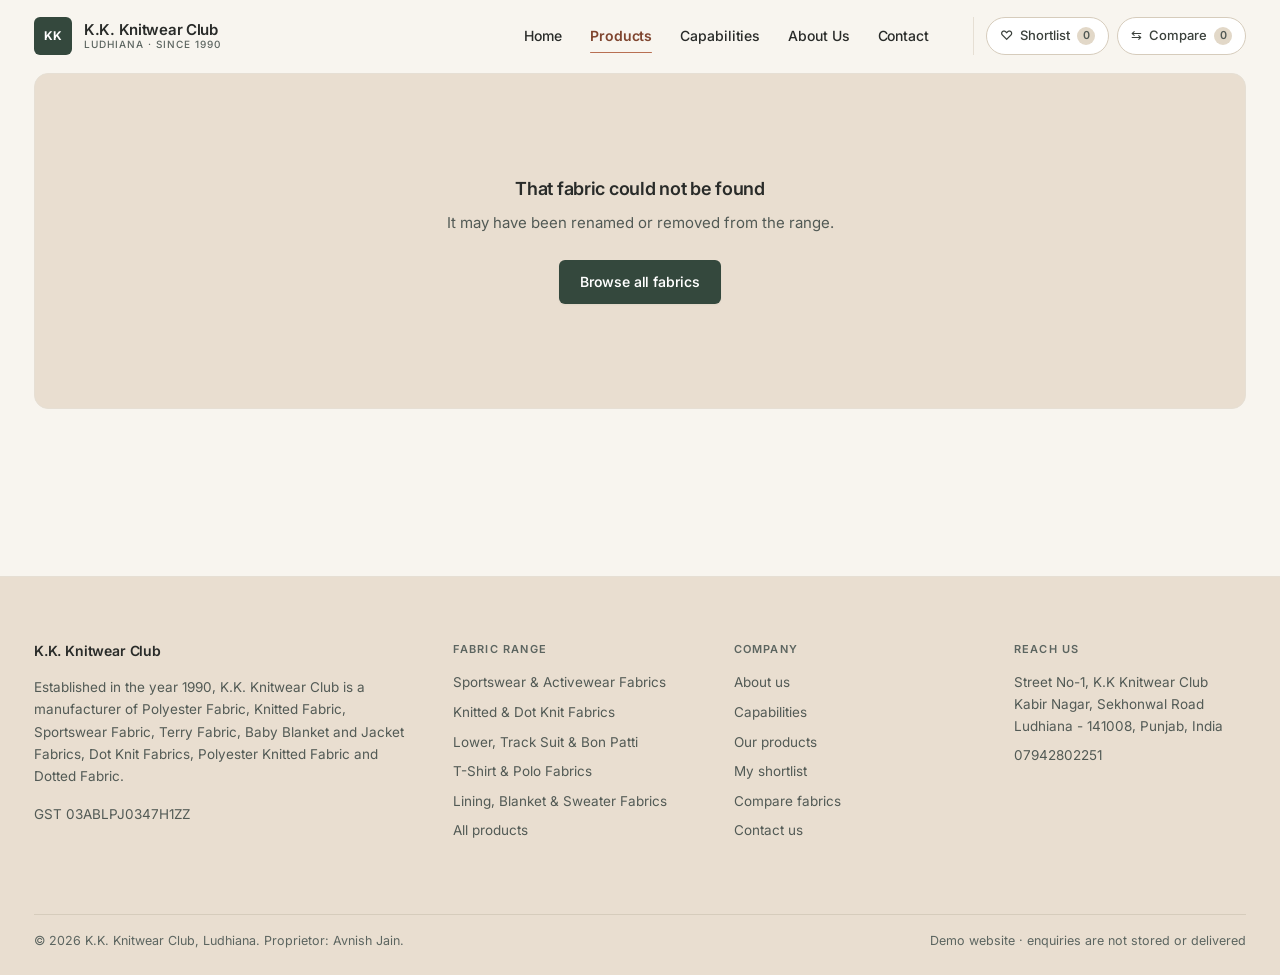
<file: product.html>
<!DOCTYPE html>
<html lang="en">
<head>
<meta charset="utf-8">
<meta name="viewport" content="width=device-width, initial-scale=1">
<meta name="robots" content="noindex, nofollow">
<title>Fabric Details - K.K. Knitwear Club, Ludhiana</title>
<meta name="description" content="Full specifications, applications, pricing and minimum order quantity for fabrics manufactured by K.K. Knitwear Club, Ludhiana.">
<link rel="icon" href="data:image/svg+xml,<svg xmlns='http://www.w3.org/2000/svg' viewBox='0 0 32 32'><rect width='32' height='32' rx='6' fill='%230f5750'/><text x='16' y='22' font-family='Arial' font-size='14' font-weight='bold' fill='%23fff' text-anchor='middle'>KK</text></svg>">
<link rel="preconnect" href="https://fonts.googleapis.com">
<link rel="preconnect" href="https://fonts.gstatic.com" crossorigin>
<link href="https://fonts.googleapis.com/css2?family=Inter:wght@400..700&display=swap" rel="stylesheet">
<link rel="stylesheet" href="css/style.css">
</head>
<body data-page="product">

<a class="skip-link" href="#main">Skip to content</a>
<header id="site-header"></header>

<main id="main">
    <div class="wrap">
        <div id="pd-crumbs"></div>

        <noscript>
            <div class="note mb5">This page needs JavaScript to load the fabric
            specifications. Please enable it, or call <strong>07942802251</strong>.</div>
        </noscript>

        <div id="pd-root" style="padding-bottom:var(--s8)"></div>
    </div>

    <div id="pd-related"></div>
    <!-- The tray must precede the sticky bar: the CSS lifts the bar clear
         of the tray with a general sibling selector. -->
    <div class="compare-tray" id="compare-tray"></div>
    <div class="pd-sticky" id="pd-sticky"></div>
</main>

<footer id="site-footer"></footer>

<script src="js/products.js"></script>
<script src="js/normalize.js"></script>
<script src="js/store.js"></script>
<script src="js/motion.js"></script>
<script src="js/ui.js"></script>
<script src="js/detail.js"></script>
</body>
</html>
</file>
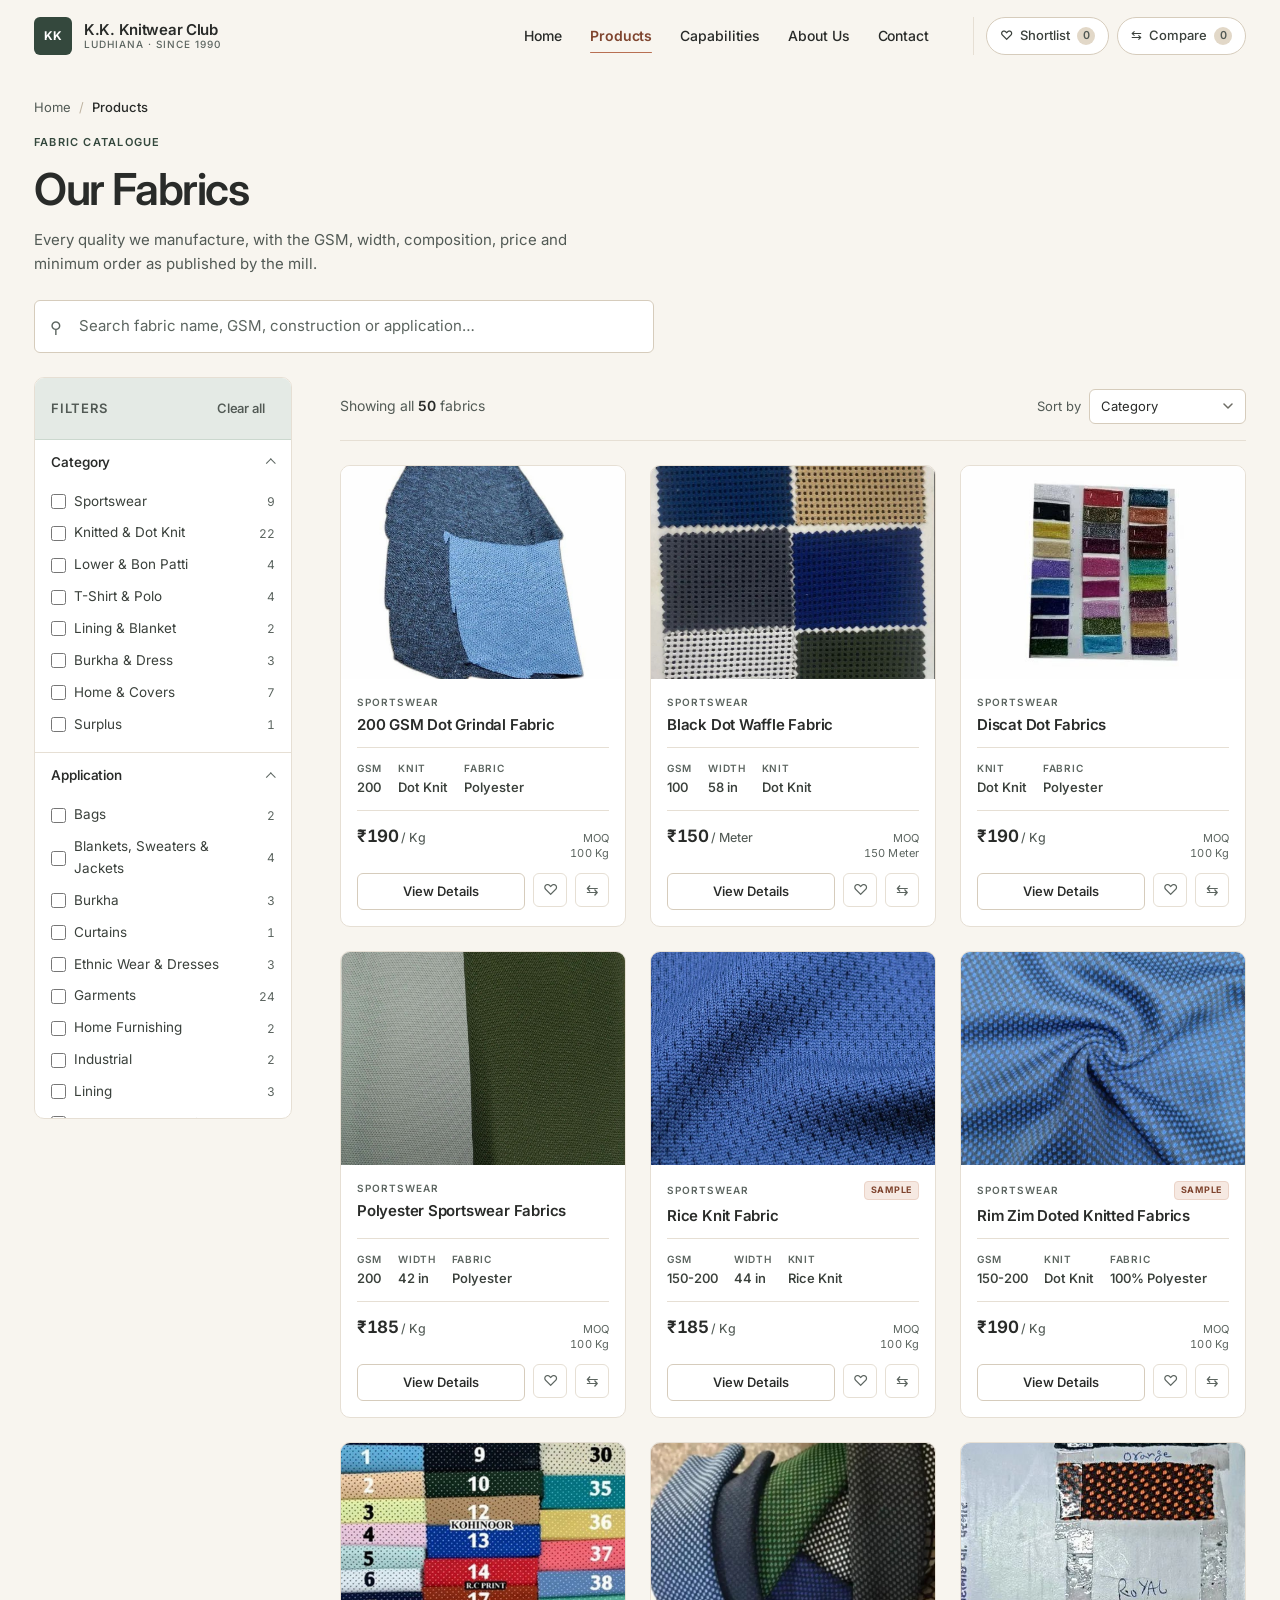
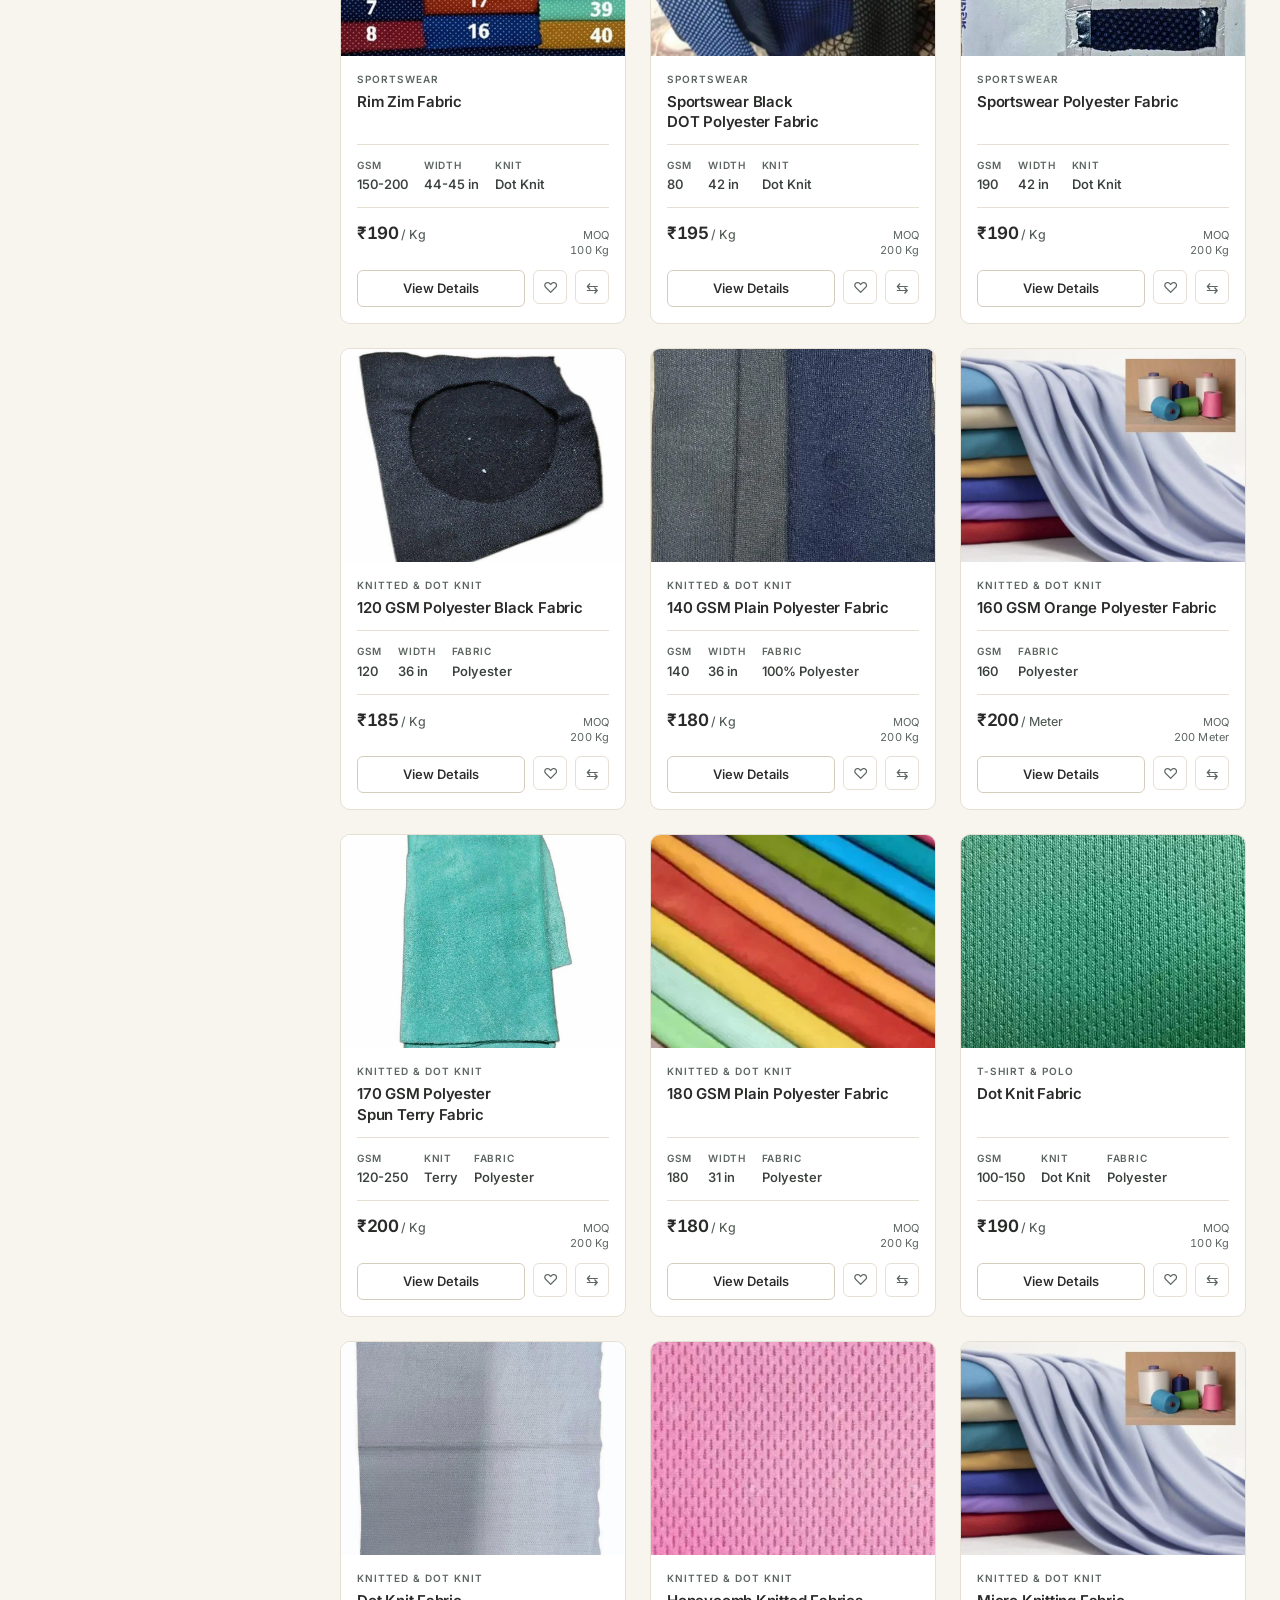
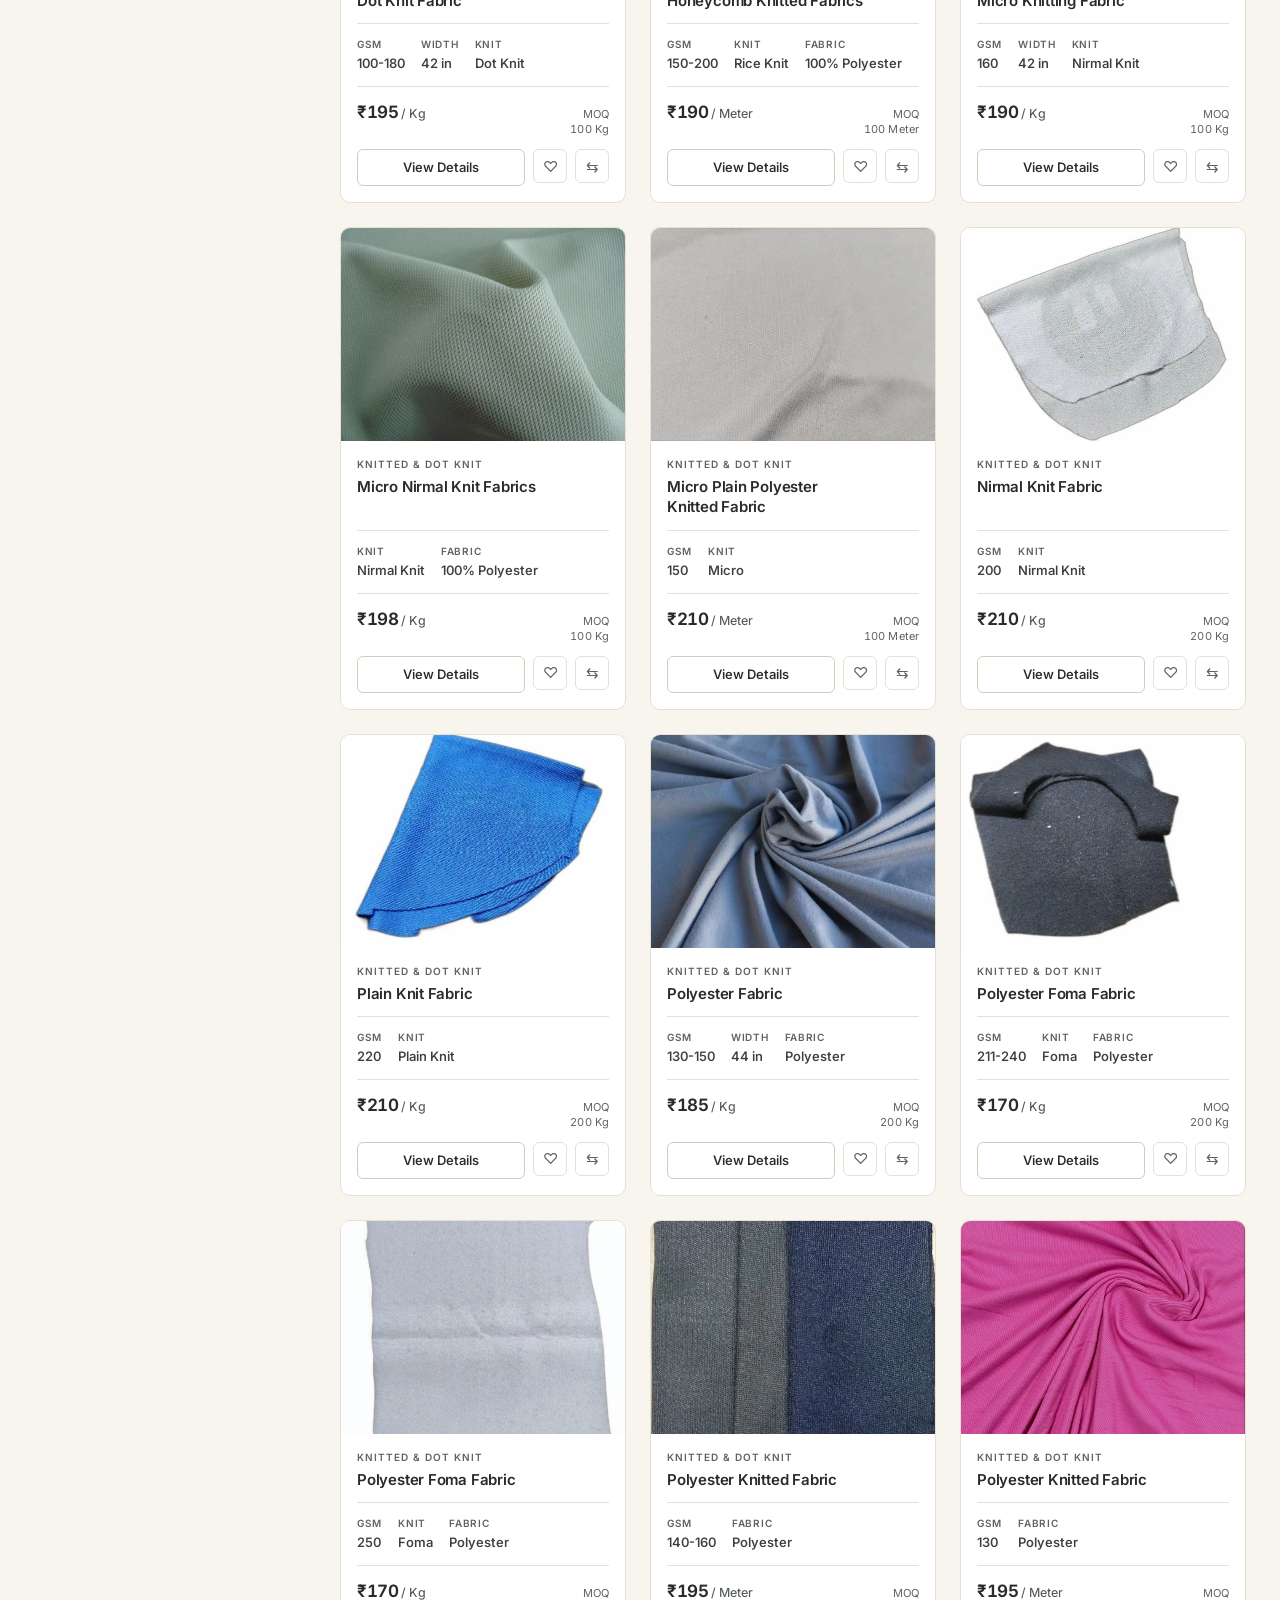
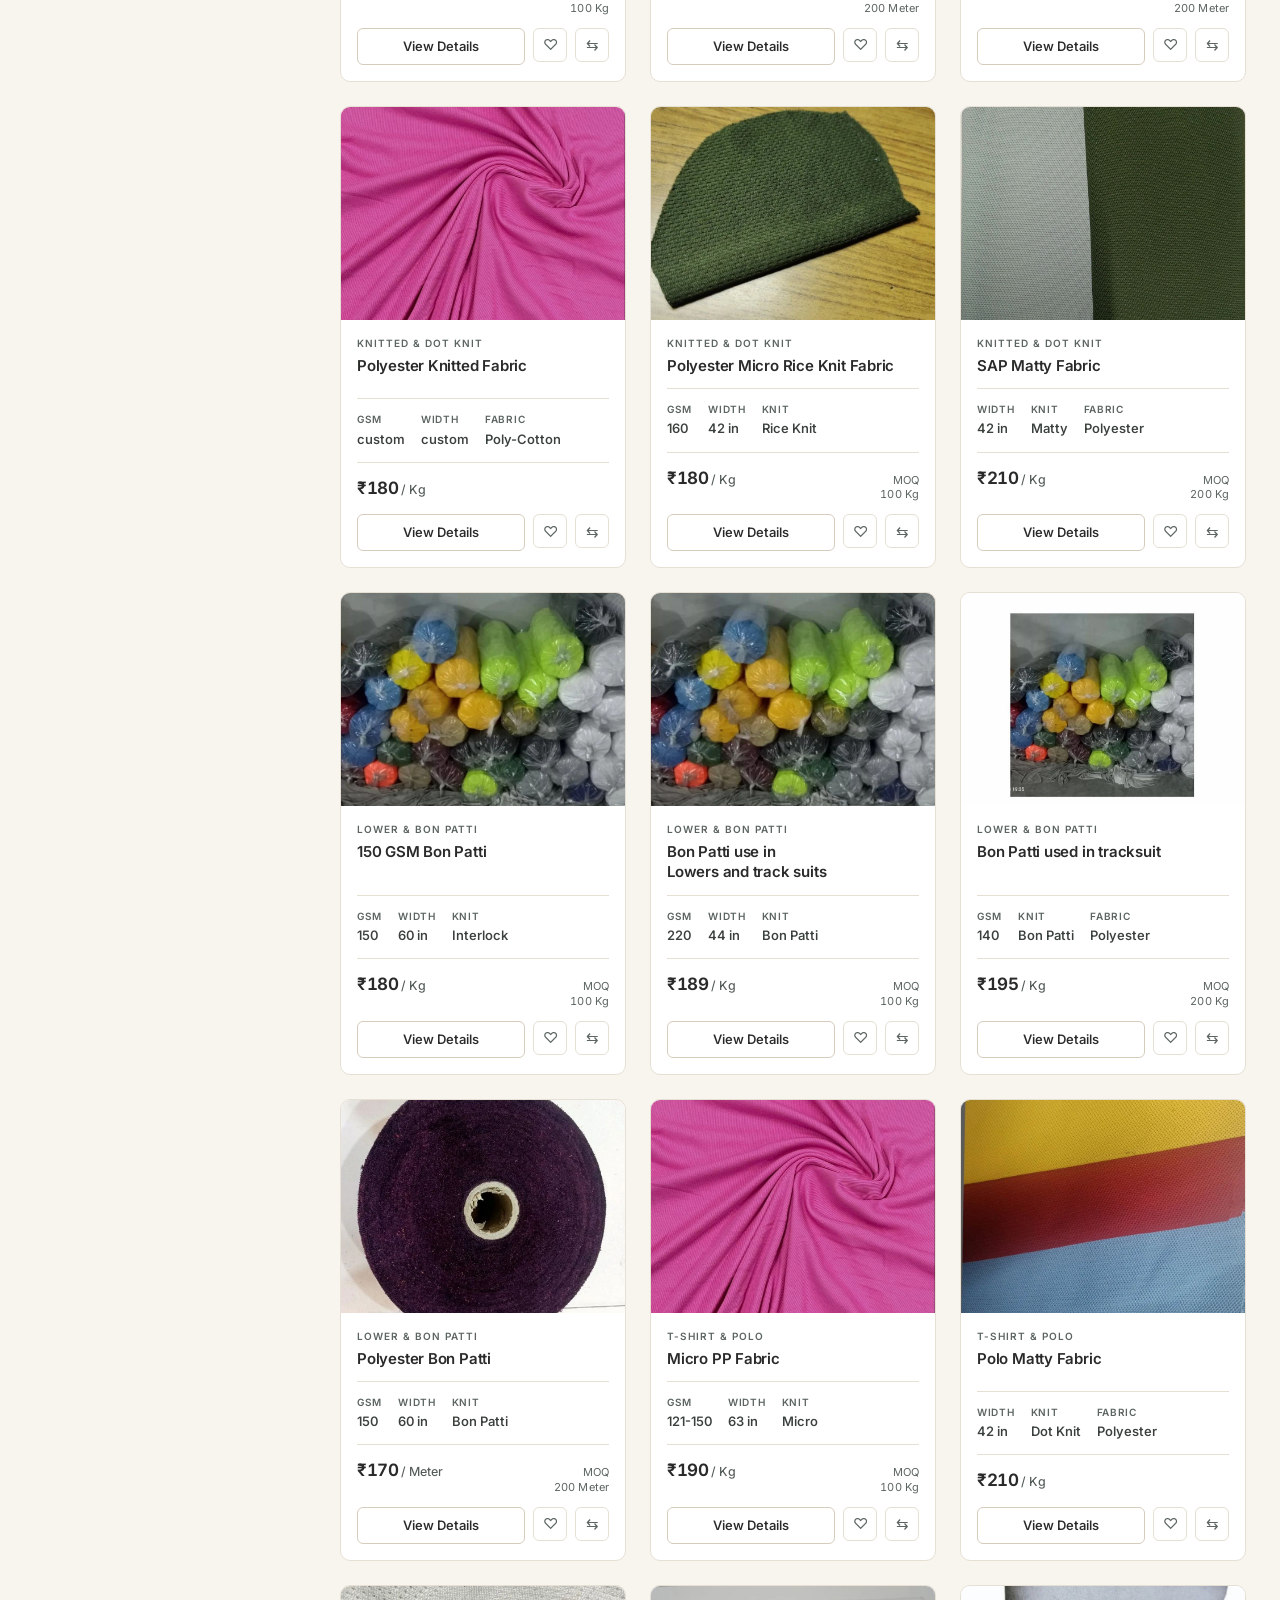
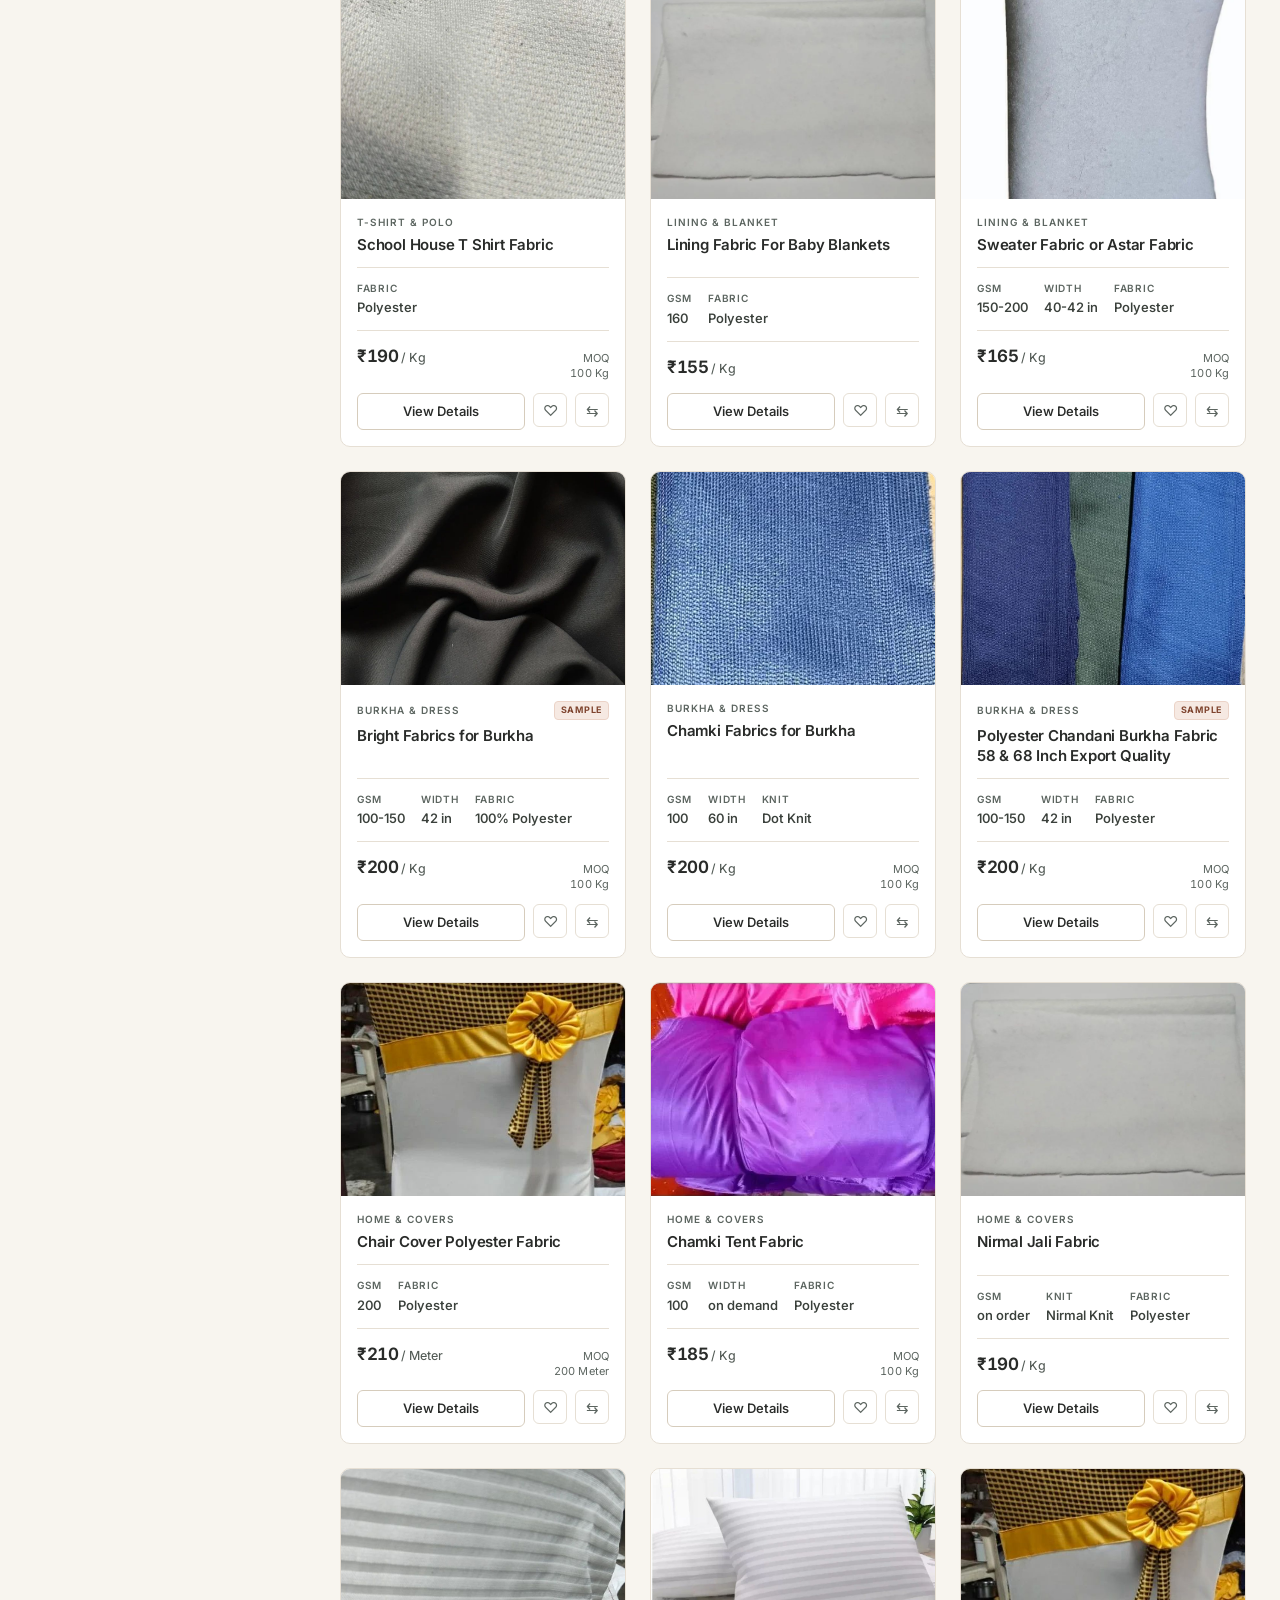
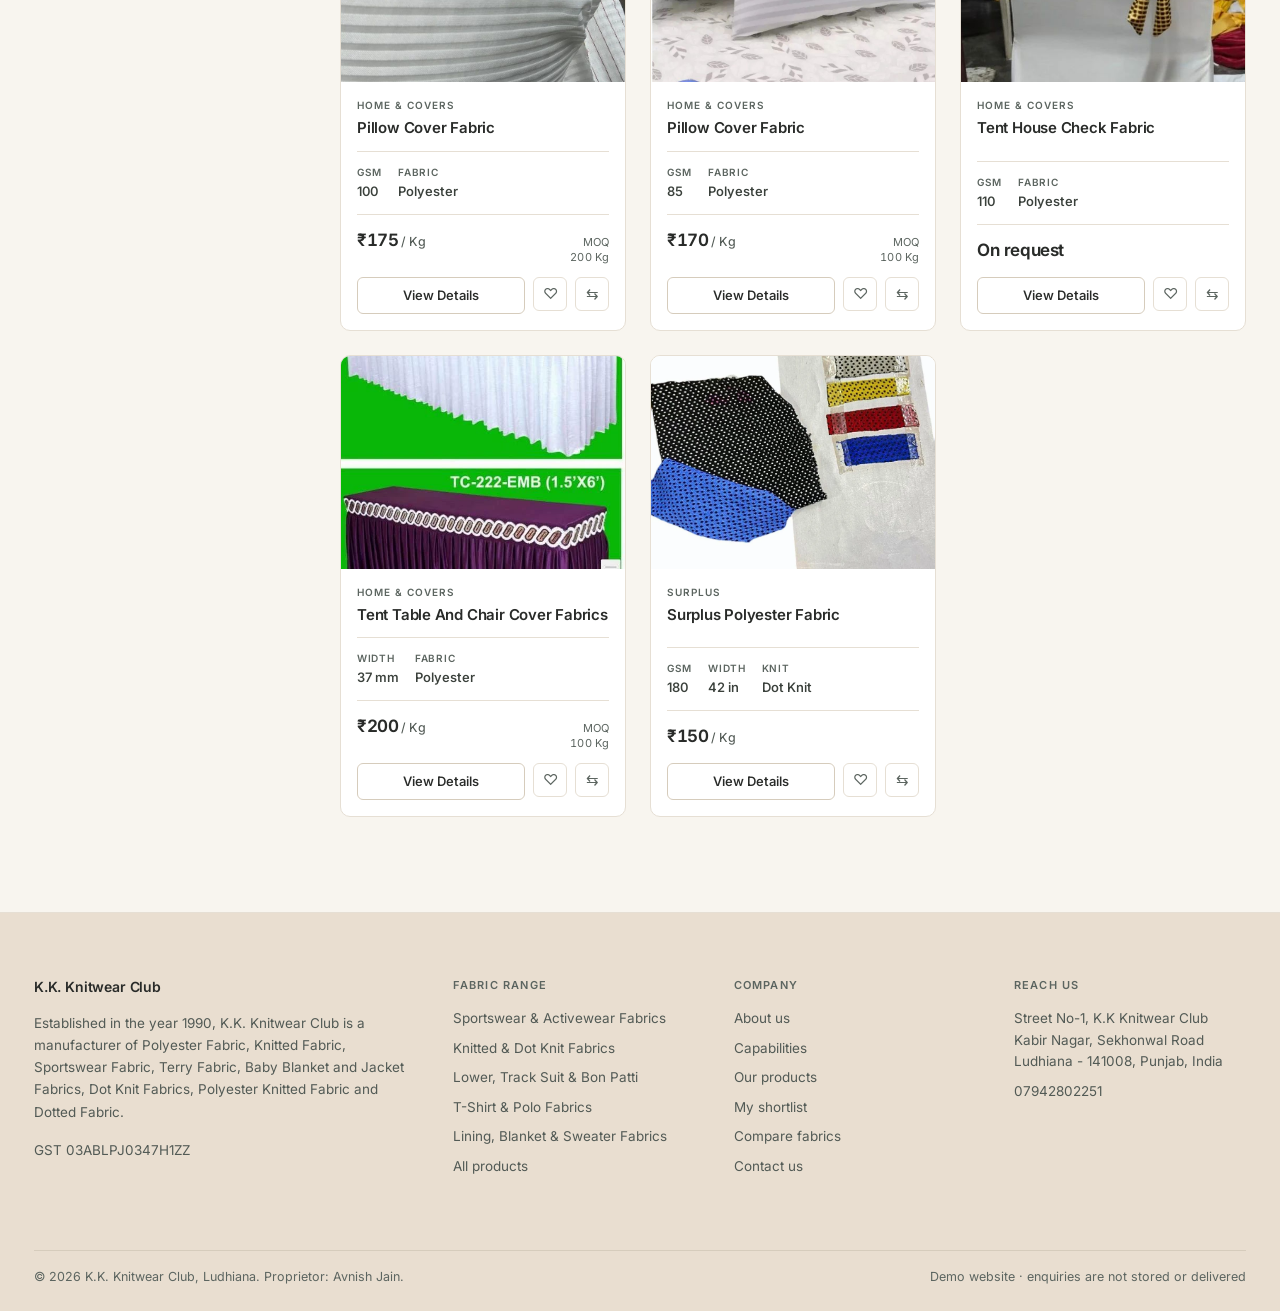
<file: products.html>
<!DOCTYPE html>
<html lang="en">
<head>
<meta charset="utf-8">
<meta name="viewport" content="width=device-width, initial-scale=1">
<meta name="robots" content="noindex, nofollow">
<title>Fabric Catalogue - K.K. Knitwear Club, Ludhiana</title>
<meta name="description" content="Search and filter 50 polyester and knitted fabric qualities by GSM, width, construction, finishing and application. Published prices and minimum order quantities.">
<link rel="icon" href="data:image/svg+xml,<svg xmlns='http://www.w3.org/2000/svg' viewBox='0 0 32 32'><rect width='32' height='32' rx='6' fill='%230f5750'/><text x='16' y='22' font-family='Arial' font-size='14' font-weight='bold' fill='%23fff' text-anchor='middle'>KK</text></svg>">
<link rel="preconnect" href="https://fonts.googleapis.com">
<link rel="preconnect" href="https://fonts.gstatic.com" crossorigin>
<link href="https://fonts.googleapis.com/css2?family=Inter:wght@400..700&display=swap" rel="stylesheet">
<link rel="stylesheet" href="css/style.css">
</head>
<body data-page="products">

<a class="skip-link" href="#main">Skip to content</a>
<header id="site-header"></header>

<main id="main">
    <div class="wrap">

        <div id="cat-crumbs"></div>

        <div class="section-head" style="margin-bottom:var(--s5)">
            <div>
                <p class="eyebrow">Fabric Catalogue</p>
                <h1 id="cat-title">Our Fabrics</h1>
                <p id="cat-desc">Every quality we manufacture, with the GSM, width,
                   composition, price and minimum order as published by the mill.</p>
            </div>
        </div>

        <noscript>
            <div class="note mb5">This catalogue needs JavaScript to search and filter.
            Please enable it, or call <strong>07942802251</strong> for our full
            product list.</div>
        </noscript>

        <!-- Search ------------------------------------------------------- -->
        <div class="searchbar" id="searchbar">
            <span class="icon" aria-hidden="true">&#9906;</span>
            <input id="search-input" type="text" autocomplete="off"
                   placeholder="Search fabric name, GSM, construction or application&hellip;"
                   aria-label="Search fabrics">
            <button class="clear" id="search-clear" type="button" aria-label="Clear search">&times;</button>
        </div>

        <div class="filters-mobile-bar">
            <button class="btn btn--outline" id="filters-open" type="button">
                Filters <span id="filter-count"></span>
            </button>
        </div>

        <!-- Filters + grid ----------------------------------------------- -->
        <div class="catalog">

            <aside class="filters" id="filters" aria-label="Filter fabrics">
                <div class="filters-head">
                    <h2>Filters</h2>
                    <button class="btn btn--quiet btn--sm" type="button" data-clear-all>Clear all</button>
                </div>
                <div class="filters-body" id="filters-body"></div>
                <div class="filters-foot">
                    <button class="btn btn--outline" type="button" data-filters-close>Close</button>
                    <button class="btn btn--primary" type="button" data-filters-close>Show results</button>
                </div>
            </aside>

            <div>
                <div class="toolbar">
                    <p class="result-count" id="result-count" aria-live="polite"></p>
                    <div class="toolbar-right">
                        <div class="sort-wrap">
                            <label for="sort-select">Sort by</label>
                            <select class="select" id="sort-select"></select>
                        </div>
                    </div>
                </div>

                <div class="active-filters hidden" id="active-filters"></div>
                <div id="product-grid" class="grid-products"></div>
            </div>

        </div>
    </div>

    <div class="compare-tray" id="compare-tray"></div>
</main>

<footer id="site-footer"></footer>

<script src="js/products.js"></script>
<script src="js/normalize.js"></script>
<script src="js/store.js"></script>
<script src="js/motion.js"></script>
<script src="js/ui.js"></script>
<script src="js/catalog.js"></script>
</body>
</html>
</file>
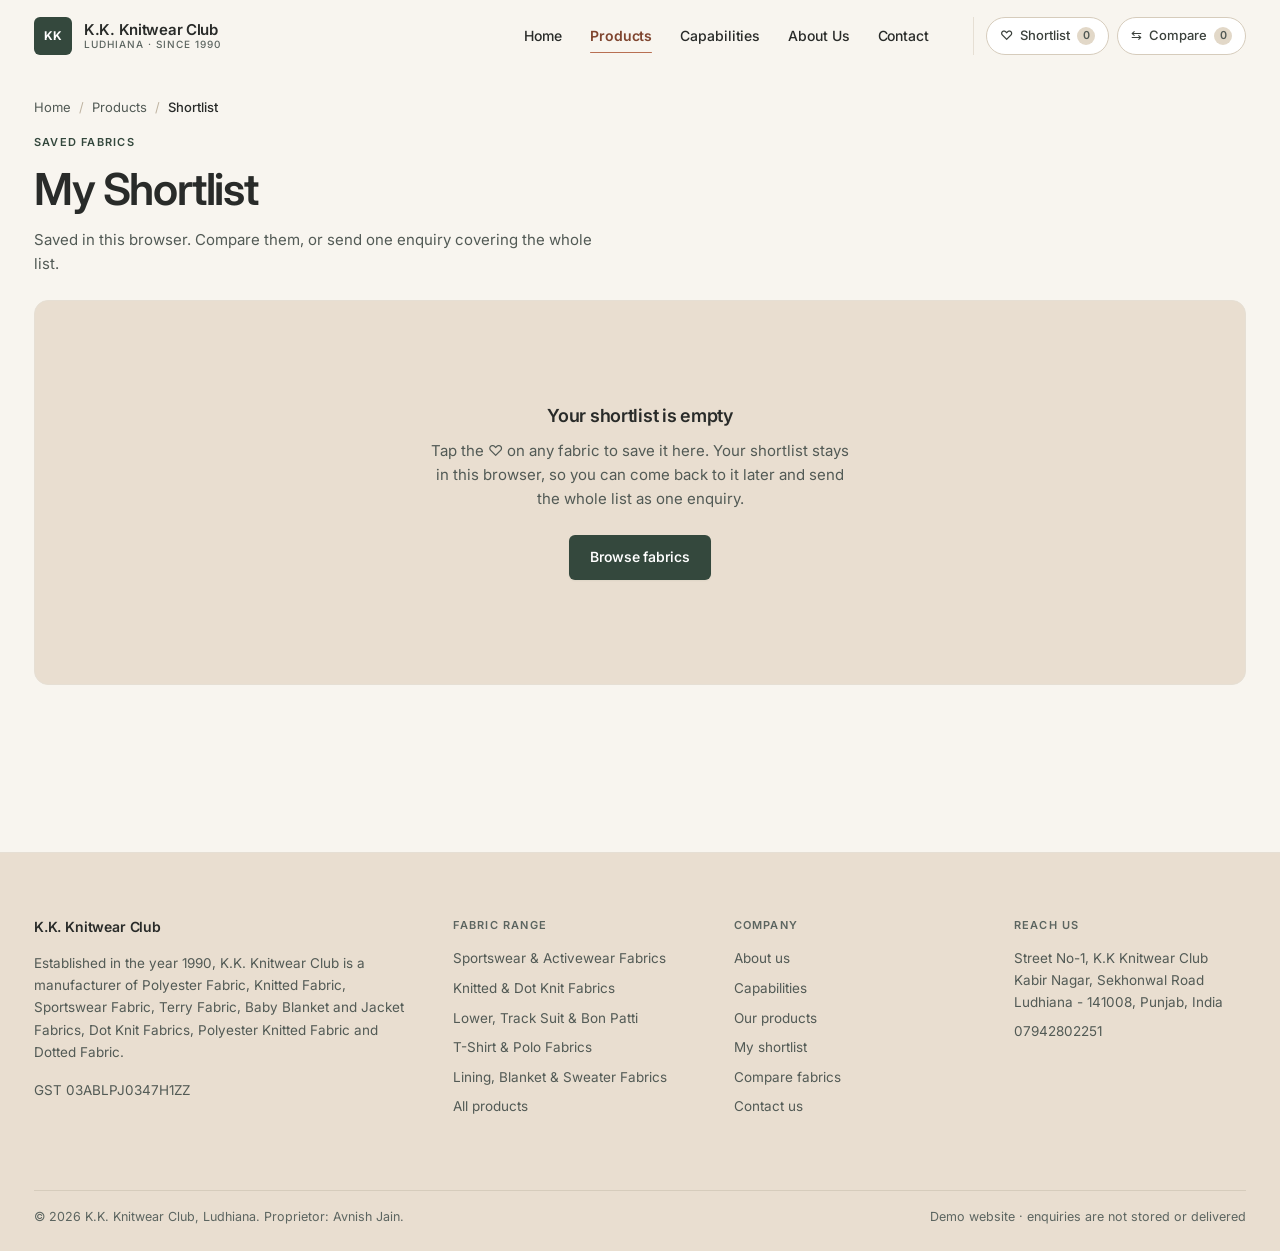
<file: shortlist.html>
<!DOCTYPE html>
<html lang="en">
<head>
<meta charset="utf-8">
<meta name="viewport" content="width=device-width, initial-scale=1">
<meta name="robots" content="noindex, nofollow">
<title>My Shortlist - K.K. Knitwear Club, Ludhiana</title>
<meta name="description" content="The fabrics you have saved. Compare them or send one enquiry covering the whole list.">
<link rel="icon" href="data:image/svg+xml,<svg xmlns='http://www.w3.org/2000/svg' viewBox='0 0 32 32'><rect width='32' height='32' rx='6' fill='%230f5750'/><text x='16' y='22' font-family='Arial' font-size='14' font-weight='bold' fill='%23fff' text-anchor='middle'>KK</text></svg>">
<link rel="preconnect" href="https://fonts.googleapis.com">
<link rel="preconnect" href="https://fonts.gstatic.com" crossorigin>
<link href="https://fonts.googleapis.com/css2?family=Inter:wght@400..700&display=swap" rel="stylesheet">
<link rel="stylesheet" href="css/style.css">
</head>
<body data-page="shortlist">

<a class="skip-link" href="#main">Skip to content</a>
<header id="site-header"></header>

<main id="main">
    <div class="wrap">
        <nav class="crumbs" aria-label="Breadcrumb">
            <a href="index.html">Home</a>
            <span class="sep" aria-hidden="true">/</span>
            <a href="products.html">Products</a>
            <span class="sep" aria-hidden="true">/</span>
            <span aria-current="page">Shortlist</span>
        </nav>

        <div class="section-head" style="margin-bottom:var(--s5)">
            <div>
                <p class="eyebrow">Saved Fabrics</p>
                <h1>My Shortlist</h1>
                <p>Saved in this browser. Compare them, or send one enquiry
                   covering the whole list.</p>
            </div>
        </div>

        <noscript>
            <div class="note mb5">The shortlist needs JavaScript. Please enable it,
            or call <strong>07942802251</strong>.</div>
        </noscript>

        <div id="sl-root" style="padding-bottom:var(--s8)"></div>
    </div>

    <div class="compare-tray" id="compare-tray"></div>
</main>

<footer id="site-footer"></footer>

<script src="js/products.js"></script>
<script src="js/normalize.js"></script>
<script src="js/store.js"></script>
<script src="js/motion.js"></script>
<script src="js/ui.js"></script>
<script src="js/shortlist.js"></script>
</body>
</html>
</file>
<file: css/style.css>
﻿/* ==========================================================================
   K.K. Knitwear Club - stylesheet
   --------------------------------------------------------------------------
   Design principles for this file:

   1. The product is the subject. Chrome is quiet - hairline borders, warm
      neutrals, one accent colour used sparingly. Nothing competes with a
      fabric photograph.
   2. One typeface, a firm hierarchy. Weight and size do the work, not colour.
   3. Depth is suggested, never announced. Shadows are layered and faint.
   4. Motion is feedback, not decoration. 120-200ms, small distances,
      and switched off entirely for prefers-reduced-motion.

   Contents
   1.  Reset
   2.  Design tokens
   3.  Typography
   4.  Layout & sections
   5.  Header & navigation
   6.  Buttons & form controls
   7.  Product cards & grids
   8.  Catalogue: search, filters, toolbar
   9.  Product detail
   10. Spec tables
   11. Compare
   12. Shortlist
   13. Modal & enquiry
   14. Home page
   15. About & contact
   16. Footer
   17. Utilities
   18. Responsive
   ========================================================================== */

/* ---------- 1. Reset ----------------------------------------------------- */

*, *::before, *::after { box-sizing: border-box; }

html {
    -webkit-text-size-adjust: 100%;
    scroll-behavior: smooth;
}

body, h1, h2, h3, h4, h5, p, ul, ol, li, figure, table, dl, dd, blockquote {
    margin: 0;
    padding: 0;
}

ul, ol { list-style: none; }

img, svg, iframe { display: block; max-width: 100%; }
img { height: auto; }

button, input, select, textarea { font: inherit; color: inherit; }
button { background: none; border: 0; }

::selection { background: var(--accent-lt); color: var(--accent-dk); }

/* ---------- 2. Design tokens -------------------------------------------- */

:root {
    /* ---------------------------------------------------------------------
       COLOUR SYSTEM

       Roughly 65% light neutrals, 25% soft colour, 10% stronger accent.
       Ivory is the page; peach, sage and powder blue tint whole sections;
       cards stay light with small coloured details.

       Two measured constraints shaped how the palette is applied:

       1. All four accent hues fail WCAG AA as text, and also as a fill
          with white text on them:

                          as text   white on it
            terracotta      2.97       3.55
            sage            3.11       3.72
            dusty blue      2.85       3.40
            ochre           1.83       2.19

          Ochre alone works as a fill with CHARCOAL on it (6.71), which is
          why it stays a badge colour and never a text colour.

          So the given hues stay as the identity - section backgrounds,
          fills, borders, rules, tints, decoration - and deepened versions
          of the SAME hues carry anything that has to be read.

       2. The four tinted backgrounds are only 1.00-1.03 apart from each
          other, i.e. mutually invisible. Ivory must sit between any two
          of them.
       --------------------------------------------------------------------- */

    /* --- The specified palette, exactly as given ---------------------- */
    --forest:     #34483D;   /* primary dark: headings, nav, buttons, links */
    --ivory:      #F8F5EF;   /* main background */
    --sage:       #DCE5DA;   /* secondary sections */
    --beige:      #E9DED0;   /* subtle highlights */
    --terracotta: #B86F52;   /* small accents */
    --charcoal:   #292B29;   /* text */

    /* --- Derived shades ------------------------------------------------
       Forest green needed no adjustment: 7.4:1 as text on its worst
       background, 9.8:1 with white on it. It carries headings, links,
       navigation and the primary button exactly as given - the first hue
       in this project that did not have to be deepened to stay legible.

       Terracotta does need it: 2.91:1 as text and 3.86:1 with white on
       it, both below AA. It stays as the identity for small fills, rules,
       badges and borders, and a deepened version carries any text.       */
    --forest-dk:      #253429;   /* 9.9:1  hover */
    --forest-lt:      #E4EAE5;   /* tint: chips, panel headers */
    --forest-ln:      #CBD8CE;
    --terracotta-ink: #7F452F;   /* 5.7:1  terracotta text */
    --terracotta-lt:  #F6E9E2;
    --terracotta-ln:  #EBD3C7;

    /* --- Backgrounds --------------------------------------------------
       Ivory is the page. Sage and beige are only 1.028 apart, so ivory
       must sit between them or the step is invisible. Product cards stay
       WHITE - a fabric photograph reads cleanest against white, and white
       on ivory is a clear 1.088.                                         */
    --page:          var(--ivory);
    --bg:            #ffffff;      /* product cards, panels */
    --surface:       var(--beige); /* toolbars, table heads, areas */
    --surface-tint:  var(--sage);  /* section rhythm */
    --surface-warm:  var(--beige); /* section rhythm */
    --surface-2:     #EFE9DF;      /* hover / pressed fill */
    --surface-3:     #E2D8C8;

    /* Panel headers take the forest tint */
    --navy-lt:       var(--forest-lt);
    --navy-ln:       var(--forest-ln);
    --navy:          var(--forest);   /* alias kept for existing rules */
    --navy-dk:       var(--forest-dk);

    /* --- Hairlines, warmed to sit with ivory and beige ---------------- */
    --line:       #E6DFD4;
    --line-2:     #D6CCBC;
    --line-3:     #BFB3A1;

    /* --- Text ---------------------------------------------------------
       Every value clears AA on white, ivory, sage, beige and both tints. */
    --ink:        var(--charcoal);  /* headings, figures  10.8:1 worst */
    --ink-2:      #3A403B;          /* body                8.0:1 worst */
    --muted:      #525A55;          /* labels              5.4:1 worst */
    --muted-2:    #5C6560;          /* micro-labels        4.5:1 worst */

    /* --- Interactive: forest green ------------------------------------ */
    --accent:     var(--forest);
    --accent-dk:  var(--forest-dk);
    --accent-lt:  var(--forest-lt);
    --accent-ln:  var(--forest-ln);
    --accent-ink: #ffffff;

    /* --- Primary button: forest. Active nav state: terracotta --------- */
    --cta:        var(--forest);
    --cta-dk:     var(--forest-dk);
    --cta-lt:     var(--terracotta-lt);
    --cta-ln:     var(--terracotta-ln);
    --cta-ink:    #ffffff;

    /* --- Small accents: terracotta ------------------------------------ */
    --clay:       var(--terracotta);
    --clay-dk:    var(--terracotta-ink);
    --clay-lt:    var(--terracotta-lt);
    --clay-ln:    var(--terracotta-ln);
    --clay-mid:   #EFDCD2;   /* hover step */

    /* --- Sage tints: highlights and "success" ------------------------- */
    --mus-lt:      var(--sage);
    --mus-ln:      #C8D6C6;
    --mus-mid:     #D2DED0;
    --mustard:     var(--terracotta);      /* alias kept for existing rules */
    --mustard-ink: var(--terracotta-ink);

    /* --- Feedback, drawn from the palette rather than adding hues ---- */
    --warn:       var(--terracotta-ink);
    --warn-bg:    var(--terracotta-lt);
    --warn-line:  var(--terracotta-ln);
    --ok:         var(--forest);
    --ok-bg:      var(--forest-lt);
    --ok-line:    var(--forest-ln);
    --danger:     #A13527;   /* form errors only */

    /* Spacing scale */
    --s1: 4px;  --s2: 8px;  --s3: 12px; --s4: 16px; --s5: 24px;
    --s6: 32px; --s7: 48px; --s8: 72px; --s9: 104px;

    /* Radii */
    --r-xs: 4px; --r-sm: 6px; --r-md: 10px; --r-lg: 14px; --r-full: 999px;

    /* Layered, faint shadows, tinted with the forest green rather than a
       neutral black - a grey shadow over ivory reads cold and muddy. */
    --sh-xs: 0 1px 2px rgba(37, 52, 41, .05);
    --sh-sm: 0 1px 2px rgba(37, 52, 41, .05), 0 2px 6px rgba(37, 52, 41, .04);
    --sh-md: 0 2px 4px rgba(37, 52, 41, .05), 0 8px 20px rgba(37, 52, 41, .07);
    --sh-lg: 0 4px 8px rgba(37, 52, 41, .06), 0 16px 40px rgba(37, 52, 41, .11);
    --sh-xl: 0 8px 16px rgba(37, 52, 41, .07), 0 32px 72px rgba(37, 52, 41, .19);

    /* Fluid vertical rhythm. Section spacing scales with the viewport
       instead of stepping at breakpoints, so the page keeps the same
       proportions on a phone as on a desktop. */
    --sp-section:       clamp(56px, 7.4vw, 112px);
    --sp-section-tight: clamp(40px, 5.2vw, 80px);
    --sp-head:          clamp(28px, 3.4vw, 48px);

    /* Motion */
    --ease:     cubic-bezier(.4, 0, .2, 1);
    --ease-out: cubic-bezier(.16, .84, .44, 1);   /* soft landing, for reveals */
    --t-fast: 120ms var(--ease);
    --t:      180ms var(--ease);
    --t-slow: 300ms var(--ease);
    --t-hover: 240ms var(--ease-out);

    --maxw: 1260px;
    --header-h: 72px;
}

/* ---------- 3. Typography ----------------------------------------------- */

body {
    font-family: "Inter", -apple-system, BlinkMacSystemFont, "Segoe UI",
                 Roboto, "Helvetica Neue", Arial, sans-serif;
    font-size: .9375rem;              /* 15px - a working density for specs */
    line-height: 1.62;
    color: var(--ink-2);
    background: var(--page);
    -webkit-font-smoothing: antialiased;
    -moz-osx-font-smoothing: grayscale;
    font-feature-settings: "kern" 1, "liga" 1;
}

h1, h2, h3, h4 {
    color: var(--ink);
    font-weight: 600;
    line-height: 1.18;
    letter-spacing: -.021em;
    text-wrap: balance;
}

h1 { font-size: clamp(1.875rem, 1.4rem + 1.9vw, 2.75rem); letter-spacing: -.032em; }
h2 { font-size: clamp(1.375rem, 1.15rem + .9vw, 1.875rem); letter-spacing: -.027em; }
h3 { font-size: 1.0625rem; letter-spacing: -.016em; }
h4 { font-size: .9375rem; letter-spacing: -.012em; }

p { max-width: 66ch; }

a {
    color: var(--accent);
    text-decoration: none;
    transition: color var(--t-fast);
}
a:hover { color: var(--accent-dk); }

strong, b { color: var(--ink); font-weight: 600; }
em { font-style: italic; }

/* Small uppercase label above a heading. Alternating teal and clay down
   the page is what stops a long column of sections reading as one block -
   two hues doing the work that a dozen would do badly. */
.eyebrow {
    font-size: .6875rem;
    font-weight: 600;
    letter-spacing: .11em;
    text-transform: uppercase;
    color: var(--accent);
    margin-bottom: var(--s3);
}
/* Mustard, the smallest of the four hues, appears on cream sections only */
.eyebrow--alt { color: var(--mustard-ink); }

.lede {
    font-size: 1.0625rem;
    line-height: 1.62;
    color: var(--muted);
    letter-spacing: -.008em;
}

.small { font-size: .875rem; }
.tiny  { font-size: .8125rem; line-height: 1.55; }

/* Figures line up in every table and spec block */
.num, .quickspecs .v, .spec-table td, .cmp td,
.card-price, .pd-price .v, .stat .v, .fopt .n {
    font-variant-numeric: tabular-nums;
}

/* ---------- 4. Layout & sections ---------------------------------------- */

.wrap {
    max-width: var(--maxw);
    margin: 0 auto;
    padding: 0 var(--s5);
}

.section          { padding: var(--sp-section) 0; }
.section--tight   { padding: var(--sp-section-tight) 0; }

/* Section tones: peach and sage tint whole sections, beige is the quieter
   neutral. The page itself is ivory, and ivory must sit between any two
   tinted sections - peach against sage is only 1.028, invisible. */
.section--surface { background: var(--surface); }       /* beige  */
.section--tint    { background: var(--surface-tint); }  /* peach  */
.section--warm    { background: var(--surface-warm); }  /* sage   */
.section--cool    { background: var(--sage); }           /* alias */

/* A hairline instead of a heavy tinted band, where separation is enough */
.section--divided { border-top: 1px solid var(--line); }

.section-head {
    display: flex;
    align-items: flex-end;
    justify-content: space-between;
    gap: var(--s5);
    margin-bottom: var(--sp-head);
    flex-wrap: wrap;
}
.section-head > div { max-width: 62ch; }

/* :not(.eyebrow) matters. A bare `.section-head p` selector is (0,1,1) and
   silently beat `.eyebrow` at (0,1,0), which turned every section label
   grey and swallowed the accent colour entirely. */
.section-head p:not(.eyebrow) { margin-top: var(--s3); color: var(--muted); }
.section-head h1 + p, .section-head h2 + p { margin-top: var(--s3); }

.rule { height: 1px; background: var(--line); border: 0; }

/* Breadcrumbs */
.crumbs {
    display: flex;
    flex-wrap: wrap;
    align-items: center;
    gap: var(--s2);
    font-size: .8125rem;
    color: var(--muted);
    padding: var(--s5) 0 var(--s4);
}
.crumbs a { color: var(--muted); }
.crumbs a:hover { color: var(--accent); }
.crumbs span[aria-current] { color: var(--ink); font-weight: 500; }
.crumbs .sep { color: var(--line-3); }

/* ---------- 5. Header & navigation -------------------------------------- */

.site-header {
    position: sticky;
    top: 0;
    z-index: 60;
    /* Light header, tinted to the ivory page rather than pure white so it
       does not read as a separate white band sitting on the background. */
    background: rgba(248, 245, 239, .92);
    backdrop-filter: saturate(180%) blur(14px);
    -webkit-backdrop-filter: saturate(180%) blur(14px);
    border-bottom: 1px solid transparent;
    transition: border-color var(--t), box-shadow var(--t);
}
/* The border only appears once the page has moved - a flat header at rest */
.site-header.is-scrolled {
    border-bottom-color: var(--line);
    box-shadow: var(--sh-xs);
}

.header-inner {
    max-width: var(--maxw);
    margin: 0 auto;
    padding: 0 var(--s5);
    height: var(--header-h);
    display: flex;
    align-items: center;
    gap: var(--s5);
}

.brand {
    display: flex;
    align-items: center;
    gap: var(--s3);
    flex-shrink: 0;
}
.brand:hover { color: inherit; }

.brand-mark {
    width: 38px; height: 38px;
    border-radius: var(--r-sm);
    background: var(--cta);
    color: #ffffff;
    display: grid;
    place-items: center;
    font-weight: 700;
    font-size: .75rem;
    letter-spacing: .03em;
    flex-shrink: 0;
    transition: background var(--t);
}
.brand:hover .brand-mark { background: var(--cta-dk); }

.brand-text { line-height: 1.15; }
.brand-name {
    display: block;
    font-weight: 600;
    color: var(--ink);
    font-size: .9375rem;
    letter-spacing: -.019em;
}
.brand-sub {
    display: block;
    font-size: .625rem;
    color: var(--muted-2);
    letter-spacing: .1em;
    text-transform: uppercase;
    font-weight: 500;
    margin-top: 1px;
}

.nav { margin-left: auto; }
.nav ul { display: flex; align-items: center; gap: var(--s1); }

/* Navigation is charcoal. The active item switches to terracotta, which
   the palette assigns to active states, so state reads as a change of hue
   and not just of weight. */
.nav a {
    position: relative;
    display: block;
    padding: var(--s2) var(--s3);
    color: var(--charcoal);
    font-size: .875rem;
    font-weight: 500;
    letter-spacing: -.006em;
    border-radius: var(--r-xs);
    transition: color var(--t-fast);
}
.nav a:hover { color: var(--navy-dk); }

/* A 2px rule that grows from the centre, rather than a colour change alone */
.nav a::after {
    content: "";
    position: absolute;
    left: var(--s3); right: var(--s3);
    bottom: 2px;
    height: 1.5px;
    border-radius: 2px;
    background: var(--terracotta);
    transform: scaleX(0);
    transition: transform var(--t);
}
.nav a:hover::after { transform: scaleX(.4); }
/* Terracotta marks the current page - the palette's "small accent" doing
   real work, and a hue change rather than only a weight change. */
.nav a[aria-current="page"] { color: var(--terracotta-ink); font-weight: 600; }
.nav a[aria-current="page"]::after { transform: scaleX(1); }

.header-tools {
    display: flex;
    align-items: center;
    gap: var(--s2);
    flex-shrink: 0;
    padding-left: var(--s3);
    margin-left: var(--s2);
    border-left: 1px solid var(--line);
}

.tool-pill {
    display: inline-flex;
    align-items: center;
    gap: 7px;
    padding: 7px 13px;
    border: 1px solid var(--line-2);
    border-radius: var(--r-full);
    font-size: .8125rem;
    font-weight: 500;
    color: var(--ink-2);
    background: var(--bg);
    white-space: nowrap;
    transition: border-color var(--t-fast), color var(--t-fast),
                background var(--t-fast);
}
.tool-pill:hover {
    border-color: var(--line-3);
    background: var(--surface);
    color: var(--ink);
}
.tool-pill .count {
    min-width: 18px; height: 18px;
    padding: 0 5px;
    border-radius: var(--r-full);
    background: var(--surface-3);
    color: var(--muted);
    font-size: .6875rem;
    font-weight: 600;
    display: grid;
    place-items: center;
    font-variant-numeric: tabular-nums;
    transition: background var(--t-fast), color var(--t-fast);
}
.tool-pill.is-active { border-color: var(--accent); color: var(--accent); }
.tool-pill.is-active:hover { background: var(--accent-lt); }
.tool-pill.is-active .count { background: var(--accent); color: var(--accent-ink); }

.nav-toggle {
    display: none;
    width: 40px; height: 40px;
    border: 1px solid var(--line-2);
    border-radius: var(--r-sm);
    cursor: pointer;
    padding: 0;
    place-items: center;
    background: var(--bg);
    transition: border-color var(--t-fast), background var(--t-fast);
}
.nav-toggle:hover { border-color: var(--line-3); background: var(--surface); }
.nav-toggle span {
    display: block;
    width: 16px; height: 1.5px;
    background: var(--ink);
    border-radius: 2px;
    position: relative;
    transition: background var(--t-fast);
}
.nav-toggle span::before,
.nav-toggle span::after {
    content: "";
    position: absolute;
    left: 0;
    width: 16px; height: 1.5px;
    background: var(--ink);
    border-radius: 2px;
    transition: transform var(--t);
}
.nav-toggle span::before { top: -5px; }
.nav-toggle span::after  { top: 5px; }

.nav-toggle[aria-expanded="true"] span { background: transparent; }
.nav-toggle[aria-expanded="true"] span::before { transform: translateY(5px) rotate(45deg); }
.nav-toggle[aria-expanded="true"] span::after  { transform: translateY(-5px) rotate(-45deg); }

/* ---------- 6. Buttons & form controls ---------------------------------- */

.btn {
    display: inline-flex;
    align-items: center;
    justify-content: center;
    gap: var(--s2);
    padding: 10px 20px;
    border: 1px solid transparent;
    border-radius: var(--r-sm);
    font-size: .875rem;
    font-weight: 550;
    letter-spacing: -.006em;
    cursor: pointer;
    white-space: nowrap;
    transition: background var(--t-fast), border-color var(--t-fast),
                color var(--t-fast), box-shadow var(--t-fast),
                transform var(--t-fast);
}
.btn:hover { color: inherit; }
.btn:active { transform: translateY(.5px); }

/* Coral is reserved for this and nothing else: the primary call to action.
   Links and active states are teal, so a button never reads as just
   another link. */
.btn--primary {
    background: var(--cta);
    color: var(--cta-ink);
    box-shadow: var(--sh-xs);
}
/* A single pixel of lift is enough to feel responsive without bouncing */
.btn--primary:hover {
    background: var(--cta-dk);
    color: var(--cta-ink);
    box-shadow: var(--sh-sm);
    transform: translateY(-1px);
}

.btn--outline {
    background: var(--bg);
    border-color: var(--line-2);
    color: var(--ink);
}
.btn--outline:hover {
    border-color: var(--line-3);
    background: var(--surface);
    color: var(--ink);
    transform: translateY(-1px);
}

.btn--quiet {
    background: transparent;
    color: var(--muted);
    padding-left: var(--s2);
    padding-right: var(--s2);
}
.btn--quiet:hover { color: var(--accent); background: var(--surface); }

.btn--sm { padding: 7px 13px; font-size: .8125rem; }
.btn--block { width: 100%; }
.btn[disabled] { opacity: .4; cursor: not-allowed; }

/* One focus treatment everywhere */
.btn:focus-visible,
a:focus-visible,
button:focus-visible,
input:focus-visible,
select:focus-visible,
textarea:focus-visible,
summary:focus-visible {
    outline: 2px solid var(--accent);
    outline-offset: 2px;
    border-radius: var(--r-xs);
}

/* Fields */
.field { display: block; margin-bottom: var(--s4); }
.field > label,
.field-label {
    display: block;
    font-size: .8125rem;
    font-weight: 550;
    color: var(--ink);
    margin-bottom: 6px;
    letter-spacing: -.004em;
}
.field .req { color: var(--danger); font-weight: 500; }
.field .hint {
    display: block;
    font-size: .78125rem;
    color: var(--muted-2);
    margin-top: 6px;
    line-height: 1.5;
}

.input, .select, .textarea {
    width: 100%;
    padding: 10px 13px;
    border: 1px solid var(--line-2);
    border-radius: var(--r-sm);
    background: var(--bg);
    color: var(--ink);
    font-size: .875rem;
    transition: border-color var(--t-fast), box-shadow var(--t-fast);
}
.input::placeholder, .textarea::placeholder { color: var(--muted-2); }
.input:hover, .select:hover, .textarea:hover { border-color: var(--line-3); }
.input:focus, .select:focus, .textarea:focus {
    outline: none;
    border-color: var(--accent);
    box-shadow: 0 0 0 3px var(--accent-lt);
}
.textarea { min-height: 92px; resize: vertical; line-height: 1.6; }

.select {
    appearance: none;
    background-image: url("data:image/svg+xml,%3Csvg xmlns='http://www.w3.org/2000/svg' width='10' height='6' viewBox='0 0 10 6'%3E%3Cpath fill='none' stroke='%236d6c64' stroke-width='1.5' stroke-linecap='round' stroke-linejoin='round' d='M1 1l4 4 4-4'/%3E%3C/svg%3E");
    background-repeat: no-repeat;
    background-position: right 12px center;
    padding-right: 34px;
    cursor: pointer;
}

.field-error { color: var(--danger); font-size: .78125rem; margin-top: 6px; display: none; }
.field.has-error .input,
.field.has-error .select,
.field.has-error .textarea { border-color: var(--danger); }
.field.has-error .field-error { display: block; }

.field-row { display: grid; grid-template-columns: 1fr 1fr; gap: var(--s4); }

/* Chips */
.chip {
    display: inline-flex;
    align-items: center;
    gap: 6px;
    padding: 4px 10px;
    border-radius: var(--r-xs);
    background: var(--surface-2);
    color: var(--ink-2);
    font-size: .75rem;
    font-weight: 500;
    white-space: nowrap;
    transition: background var(--t-fast), color var(--t-fast);
}
.chip--accent { background: var(--accent-lt); color: var(--accent-dk); }
a.chip:hover { background: var(--accent); color: var(--accent-ink); }
.chip--warn { background: var(--warn-bg); color: var(--warn); }

.tag-row { display: flex; flex-wrap: wrap; gap: 6px; }

/* Notes */
.note {
    padding: var(--s3) var(--s4);
    border-radius: var(--r-sm);
    background: var(--warn-bg);
    color: var(--warn);
    font-size: .8125rem;
    line-height: 1.55;
    border: 1px solid var(--warn-line);
}
.note--info { background: var(--accent-lt); color: var(--accent-dk); border-color: var(--accent-ln); }
.note--ok   { background: var(--ok-bg); color: var(--ok); border-color: var(--ok-line); }
.note strong { color: inherit; }

/* ---------- 7. Product cards & grids ------------------------------------ */

.grid-products {
    display: grid;
    grid-template-columns: repeat(auto-fill, minmax(216px, 1fr));
    gap: var(--s5);
}

.card {
    display: flex;
    flex-direction: column;
    background: var(--bg);
    border: 1px solid var(--line);
    border-radius: var(--r-md);
    overflow: hidden;
    transition: border-color var(--t-hover), box-shadow var(--t-hover),
                transform var(--t-hover);
}
.card:hover {
    border-color: var(--line-2);
    box-shadow: var(--sh-md);
    transform: translateY(-4px);
}
/* The card is reached by keyboard through the links inside it, so the
   focus state has to live on the card - otherwise focus disappears
   visually as you tab through the grid. */
.card:focus-within {
    border-color: var(--forest);
    box-shadow: 0 0 0 3px var(--forest-lt), var(--sh-md);
}
.card:focus-within .card-name a:focus-visible,
.card:focus-within .btn:focus-visible { outline-offset: 1px; }

/* The photograph is the largest, brightest thing on the card. No badge or
   gradient sits on top of it. */
.card-media {
    display: block;
    position: relative;
    aspect-ratio: 4 / 3;
    background: var(--surface-2);
    overflow: hidden;
}
.card-media img {
    width: 100%; height: 100%;
    object-fit: cover;
    transition: transform var(--t-slow);
}
.card:hover .card-media img { transform: scale(1.035); }

.card-body {
    padding: var(--s4);
    display: flex;
    flex-direction: column;
    gap: var(--s3);
    flex: 1;
}

.card-top {
    display: flex;
    align-items: center;
    justify-content: space-between;
    gap: var(--s2);
}
.card-cat {
    font-size: .625rem;
    font-weight: 600;
    letter-spacing: .1em;
    text-transform: uppercase;
    color: var(--muted-2);
    line-height: 1.4;
    white-space: nowrap;
    overflow: hidden;
    text-overflow: ellipsis;
    min-width: 0;
}

/* Terracotta, the palette's small accent, marking the four fabrics whose
   listing states a sample can be supplied. */
.card-badge {
    flex-shrink: 0;
    font-size: .5625rem;
    font-weight: 700;
    letter-spacing: .08em;
    text-transform: uppercase;
    color: var(--terracotta-ink);
    background: var(--terracotta-lt);
    border: 1px solid var(--terracotta-ln);
    border-radius: var(--r-xs);
    padding: 2px 6px;
    line-height: 1.4;
}

.card-name {
    font-size: .9375rem;
    font-weight: 600;
    color: var(--ink);
    line-height: 1.35;
    letter-spacing: -.014em;
    margin-top: -6px;
}
.card-name a { color: inherit; }
.card-name a:hover { color: var(--accent); }

/* Specs, price and actions sit together at the foot of the card so cards
   of different name lengths still line up along the bottom. */
.card-foot {
    margin-top: auto;
    display: flex;
    flex-direction: column;
    gap: var(--s3);
}

/* Reads like a miniature spec sheet: label above value, hairline dividers */
.card-specs {
    display: flex;
    gap: var(--s4);
    padding-top: var(--s3);
    border-top: 1px solid var(--line);
}
.card-specs li { min-width: 0; }
.card-specs .k {
    display: block;
    font-size: .625rem;
    font-weight: 600;
    letter-spacing: .07em;
    text-transform: uppercase;
    color: var(--muted-2);
}
.card-specs .v {
    display: block;
    font-size: .8125rem;
    font-weight: 550;
    color: var(--ink-2);
    margin-top: 1px;
    white-space: nowrap;
    overflow: hidden;
    text-overflow: ellipsis;
}

.card-price {
    display: flex;
    align-items: baseline;
    justify-content: space-between;
    gap: var(--s3);
    padding-top: var(--s3);
    border-top: 1px solid var(--line);
}
.card-price .amount {
    font-size: 1.0625rem;
    font-weight: 650;
    color: var(--ink);
    letter-spacing: -.024em;
}
.card-price .unit { font-size: .78125rem; color: var(--muted); font-weight: 450; }
.card-price .moq {
    font-size: .6875rem;
    color: var(--muted-2);
    text-align: right;
    line-height: 1.35;
    letter-spacing: .01em;
}

.card-actions { display: flex; gap: var(--s2); }
.card-actions .btn { flex: 1; }
/* The card itself already lifts on hover - the button inside must not, or
   the two transforms stack and the card feels springy. */
.card-actions .btn:hover { transform: none; }

/* Quiet by default, coloured only on hover or when active */
.icon-btn {
    width: 34px; height: 34px;
    flex: 0 0 34px;
    display: grid;
    place-items: center;
    border: 1px solid var(--line);
    background: var(--bg);
    border-radius: var(--r-sm);
    cursor: pointer;
    color: var(--muted-2);
    font-size: .9375rem;
    padding: 0;
    line-height: 1;
    transition: border-color var(--t-fast), color var(--t-fast),
                background var(--t-fast), transform var(--t-fast);
}
.icon-btn:hover {
    border-color: var(--line-3);
    background: var(--surface);
    color: var(--ink);
}
.icon-btn:active { transform: scale(.94); }
.icon-btn.is-on {
    background: var(--accent-lt);
    border-color: var(--accent-ln);
    color: var(--accent);
}
.icon-btn.is-on:hover { background: var(--accent-ln); border-color: var(--accent); }

/* ---------- 8. Catalogue: search, filters, toolbar ---------------------- */

.catalog {
    display: grid;
    grid-template-columns: 258px minmax(0, 1fr);
    gap: var(--s7);
    align-items: start;
}

/* Search */
.searchbar { position: relative; margin-bottom: var(--s5); max-width: 620px; }
.searchbar input {
    width: 100%;
    padding: 13px var(--s7) 13px 44px;
    border: 1px solid var(--line-2);
    border-radius: var(--r-sm);
    font-size: .9375rem;
    background: var(--bg);
    transition: border-color var(--t-fast), box-shadow var(--t-fast);
}
.searchbar input::placeholder { color: var(--muted-2); }
.searchbar input:hover { border-color: var(--line-3); }
.searchbar input:focus {
    outline: none;
    border-color: var(--accent);
    box-shadow: 0 0 0 3px var(--accent-lt);
}
.searchbar .icon {
    position: absolute;
    left: var(--s4); top: 50%;
    transform: translateY(-50%);
    color: var(--muted-2);
    pointer-events: none;
    line-height: 1;
    font-size: 1rem;
    transition: color var(--t-fast);
}
.searchbar input:focus ~ .icon { color: var(--accent); }
.searchbar .clear {
    position: absolute;
    right: 11px; top: 50%;
    transform: translateY(-50%);
    background: var(--surface-3);
    color: var(--muted);
    width: 22px; height: 22px;
    border-radius: var(--r-full);
    cursor: pointer;
    display: none;
    place-items: center;
    font-size: .75rem;
    padding: 0;
    line-height: 1;
    transition: background var(--t-fast), color var(--t-fast);
}
.searchbar .clear:hover { background: var(--line-3); color: var(--ink); }
.searchbar.has-value .clear { display: grid; }

/* Filter panel */
.filters {
    border: 1px solid var(--line);
    border-radius: var(--r-md);
    background: var(--bg);
    position: sticky;
    top: calc(var(--header-h) + var(--s4));
    overflow: hidden;
}
.filters-head {
    display: flex;
    align-items: center;
    justify-content: space-between;
    gap: var(--s2);
    padding: var(--s3) var(--s3) var(--s3) var(--s4);
    border-bottom: 1px solid var(--navy-ln);
    background: var(--navy-lt);
}
.filters-head h2 {
    font-size: .8125rem;
    font-weight: 600;
    letter-spacing: .06em;
    text-transform: uppercase;
    color: var(--muted);
}
.filters-body {
    max-height: calc(100vh - var(--header-h) - 150px);
    overflow-y: auto;
    overscroll-behavior: contain;
}

.fgroup { border-bottom: 1px solid var(--line); }
.fgroup:last-child { border-bottom: 0; }

.fgroup > summary {
    display: flex;
    align-items: center;
    justify-content: space-between;
    gap: var(--s2);
    padding: var(--s3) var(--s4);
    cursor: pointer;
    font-size: .8438rem;
    font-weight: 550;
    color: var(--ink);
    list-style: none;
    letter-spacing: -.006em;
    transition: background var(--t-fast);
}
.fgroup > summary::-webkit-details-marker { display: none; }
.fgroup > summary:hover { background: var(--surface); }
.fgroup > summary::after {
    content: "";
    width: 7px; height: 7px;
    border-right: 1.5px solid var(--muted-2);
    border-bottom: 1.5px solid var(--muted-2);
    transform: rotate(45deg) translateY(-1px);
    transition: transform var(--t);
    flex-shrink: 0;
}
.fgroup[open] > summary::after { transform: rotate(-135deg) translateY(-1px); }

.fgroup .fopts { padding: 0 var(--s4) var(--s3); }

.fopt {
    display: flex;
    align-items: center;
    gap: var(--s2);
    padding: 5px 0;
    font-size: .8438rem;
    color: var(--ink-2);
    cursor: pointer;
    transition: color var(--t-fast);
}
/* Dusty blue, which the palette assigns to filters */
.fopt input {
    width: 15px; height: 15px;
    accent-color: var(--forest);
    cursor: pointer;
    flex-shrink: 0;
    margin: 0;
}
.fopt:hover { color: var(--ink); }
.fopt > span:not(.n) { min-width: 0; }
.fopt .n {
    margin-left: auto;
    color: var(--muted-2);
    font-size: .75rem;
    padding-left: var(--s2);
}
.fopt.is-empty { opacity: .35; }

/* Toolbar. Pinned under the header so the result count and sort control
   stay reachable while scrolling fifty products, instead of scrolling
   away after the first row. */
.toolbar {
    position: sticky;
    top: var(--header-h);
    z-index: 30;
    display: flex;
    align-items: center;
    justify-content: space-between;
    gap: var(--s4);
    margin-bottom: var(--s5);
    padding: var(--s3) 0 var(--s4);
    background: var(--page);
    border-bottom: 1px solid var(--line);
    flex-wrap: wrap;
}
.result-count { font-size: .875rem; color: var(--muted); }
.result-count strong { color: var(--ink); font-weight: 600; }

.toolbar-right { display: flex; align-items: center; gap: var(--s3); }
.sort-wrap { display: flex; align-items: center; gap: var(--s2); }
.sort-wrap label { font-size: .8125rem; color: var(--muted); white-space: nowrap; }
.sort-wrap .select {
    width: auto;
    padding: 6px 30px 6px 11px;
    font-size: .8125rem;
    background-color: var(--bg);
}

/* Active filter pills */
.active-filters {
    display: flex;
    flex-wrap: wrap;
    gap: var(--s2);
    margin-bottom: var(--s5);
    align-items: center;
}
.pill {
    display: inline-flex;
    align-items: center;
    gap: 5px;
    padding: 4px 5px 4px 11px;
    border-radius: var(--r-full);
    background: var(--accent-lt);
    color: var(--accent-dk);
    font-size: .78125rem;
    font-weight: 500;
}
.pill button {
    background: rgba(13, 63, 54, .1);
    color: var(--accent-dk);
    width: 17px; height: 17px;
    border-radius: var(--r-full);
    cursor: pointer;
    display: grid;
    place-items: center;
    font-size: .6875rem;
    padding: 0;
    line-height: 1;
    transition: background var(--t-fast), color var(--t-fast);
}
.pill button:hover { background: var(--accent); color: var(--accent-ink); }

.filters-mobile-bar { display: none; }
.filters-foot { display: none; }

/* Empty state */
.empty {
    text-align: center;
    padding: var(--s9) var(--s5);
    border: 1px solid var(--line);
    border-radius: var(--r-lg);
    background: var(--surface);
}
.empty h3 { margin-bottom: var(--s3); font-size: 1.125rem; }
.empty p { margin: 0 auto var(--s5); color: var(--muted); max-width: 48ch; }

/* Compare tray */
.compare-tray {
    position: fixed;
    left: 0; right: 0; bottom: 0;
    z-index: 55;
    background: var(--ink);
    color: #fff;
    transform: translateY(110%);
    transition: transform var(--t-slow);
    box-shadow: 0 -8px 40px rgba(26, 26, 24, .22);
}
.compare-tray.is-open { transform: translateY(0); }
.compare-tray-inner {
    max-width: var(--maxw);
    margin: 0 auto;
    padding: var(--s3) var(--s5);
    display: flex;
    align-items: center;
    gap: var(--s4);
    flex-wrap: wrap;
}
.tray-label {
    font-size: .8125rem;
    font-weight: 550;
    color: rgba(255, 255, 255, .62);
    white-space: nowrap;
}
.tray-items { display: flex; gap: var(--s2); flex: 1; flex-wrap: wrap; }
.tray-item {
    display: inline-flex;
    align-items: center;
    gap: var(--s1);
    background: rgba(255, 255, 255, .1);
    border-radius: var(--r-xs);
    padding: 5px 5px 5px 10px;
    font-size: .78125rem;
    transition: background var(--t-fast);
}
.tray-item:hover { background: rgba(255, 255, 255, .16); }
.tray-item button {
    color: rgba(255, 255, 255, .55);
    cursor: pointer;
    padding: 0 3px;
    font-size: .8125rem;
    line-height: 1;
    transition: color var(--t-fast);
}
.tray-item button:hover { color: #fff; }
.compare-tray .btn--primary { background: #fff; color: var(--ink); box-shadow: none; }
.compare-tray .btn--primary:hover { background: var(--surface-3); color: var(--ink); }
.compare-tray .btn--quiet { color: rgba(255, 255, 255, .62); }
.compare-tray .btn--quiet:hover { color: #fff; background: rgba(255, 255, 255, .1); }

/* ---------- 9. Product detail ------------------------------------------- */

.pd {
    display: grid;
    grid-template-columns: minmax(0, 1.05fr) minmax(0, 1fr);
    gap: var(--s8);
    align-items: start;
}

.gallery { position: sticky; top: calc(var(--header-h) + var(--s5)); }
.gallery-main {
    aspect-ratio: 1 / 1;
    background: var(--surface-2);
    border: 1px solid var(--line);
    border-radius: var(--r-lg);
    overflow: hidden;
}
.gallery-main img { width: 100%; height: 100%; object-fit: cover; }

.gallery-thumbs { display: flex; gap: var(--s3); margin-top: var(--s3); }
.gallery-thumbs button {
    width: 72px; height: 72px;
    border: 1px solid var(--line);
    border-radius: var(--r-sm);
    background: var(--surface-2);
    overflow: hidden;
    cursor: pointer;
    padding: 0;
    transition: border-color var(--t-fast), box-shadow var(--t-fast),
                transform var(--t-fast);
}
.gallery-thumbs button:hover { border-color: var(--line-3); transform: translateY(-2px); }
.gallery-thumbs button img { width: 100%; height: 100%; object-fit: cover; }
.gallery-thumbs button.is-on {
    border-color: var(--accent);
    box-shadow: 0 0 0 3px var(--accent-lt);
}

.pd-head { margin-bottom: var(--s5); }
.pd-head .eyebrow { margin-bottom: var(--s2); }
.pd-head h1 { margin-bottom: var(--s4); }
.pd-cats { display: flex; flex-wrap: wrap; gap: var(--s2); }

.pd-price {
    display: flex;
    align-items: flex-end;
    gap: var(--s7);
    flex-wrap: wrap;
    padding: var(--s5) 0;
    border-top: 1px solid var(--line);
    border-bottom: 1px solid var(--line);
    margin-bottom: var(--s5);
}
.pd-price .block .k {
    display: block;
    font-size: .6875rem;
    text-transform: uppercase;
    letter-spacing: .09em;
    color: var(--muted-2);
    font-weight: 600;
    margin-bottom: 3px;
}
.pd-price .block .v {
    display: block;
    font-size: 1.625rem;
    font-weight: 650;
    color: var(--ink);
    line-height: 1.15;
    letter-spacing: -.03em;
}
.pd-price .block .v small {
    font-size: .8125rem;
    font-weight: 450;
    color: var(--muted);
    letter-spacing: 0;
}

.pd-actions { display: flex; gap: var(--s3); flex-wrap: wrap; margin-bottom: var(--s6); }
.pd-actions .btn--primary { flex: 1 1 240px; }

/* Quick specifications */
.quickspecs {
    display: flex;
    flex-wrap: wrap;
    background: var(--bg);
    border: 1px solid var(--line);
    border-radius: var(--r-md);
    overflow: hidden;
    margin-bottom: var(--s6);
}
.quickspecs div {
    flex: 1 1 148px;
    padding: var(--s3) var(--s4);
    border-right: 1px solid var(--line);
    border-bottom: 1px solid var(--line);
}
.quickspecs .k {
    display: block;
    font-size: .625rem;
    text-transform: uppercase;
    letter-spacing: .09em;
    color: var(--muted-2);
    font-weight: 600;
    margin-bottom: 3px;
}
.quickspecs .v {
    font-size: .9375rem;
    color: var(--ink);
    font-weight: 550;
    letter-spacing: -.012em;
}

/* Best suited for */
.suited { margin-bottom: var(--s6); }
.suited h2 {
    font-size: .8125rem;
    font-weight: 600;
    letter-spacing: .06em;
    text-transform: uppercase;
    color: var(--muted);
    margin-bottom: var(--s3);
}
.suited ul { display: flex; flex-wrap: wrap; gap: var(--s2); }

/* Clay, not teal: these are product facts, not things you can click.
   Keeping the two hues apart by role is what makes the colour feel
   deliberate rather than decorative. */
.suited li {
    padding: 6px 13px;
    border: 1px solid var(--clay-ln);
    border-radius: var(--r-full);
    font-size: .8125rem;
    font-weight: 500;
    color: var(--clay-dk);
    background: var(--clay-lt);
    transition: border-color var(--t-fast), background var(--t-fast);
}
.suited li:hover { border-color: var(--clay); }

/* Accordions */
.acc { border-top: 1px solid var(--line); }
.acc:last-of-type { border-bottom: 1px solid var(--line); }
.acc > summary {
    display: flex;
    align-items: center;
    justify-content: space-between;
    padding: var(--s5) 0;
    cursor: pointer;
    font-weight: 600;
    color: var(--ink);
    font-size: .9375rem;
    list-style: none;
    letter-spacing: -.014em;
    transition: color var(--t-fast);
}
.acc > summary::-webkit-details-marker { display: none; }
.acc > summary:hover { color: var(--accent); }
.acc > summary::after {
    content: "";
    width: 8px; height: 8px;
    border-right: 1.5px solid var(--muted-2);
    border-bottom: 1.5px solid var(--muted-2);
    transform: rotate(45deg) translateY(-2px);
    transition: transform var(--t);
    flex-shrink: 0;
    margin-right: 3px;
}
.acc[open] > summary::after { transform: rotate(-135deg) translateY(-2px); }
.acc-body { padding-bottom: var(--s5); }

/* ---------- 10. Spec tables --------------------------------------------- */

.table-scroll { overflow-x: auto; -webkit-overflow-scrolling: touch; }

.spec-table {
    width: 100%;
    border-collapse: collapse;
    font-size: .875rem;
}
.spec-table th, .spec-table td {
    text-align: left;
    padding: 11px var(--s4);
    border-bottom: 1px solid var(--line);
    vertical-align: top;
}
.spec-table tr:last-child th,
.spec-table tr:last-child td { border-bottom: 0; }
.spec-table th {
    width: 44%;
    font-weight: 450;
    color: var(--muted);
    background: var(--surface);
    transition: background var(--t-fast);
}
.spec-table td { color: var(--ink); font-weight: 500; }
.spec-table tbody tr:hover th { background: var(--surface-2); }

.spec-table--bordered {
    border: 1px solid var(--line);
    border-radius: var(--r-md);
    overflow: hidden;
}

/* ---------- 11. Compare ------------------------------------------------- */

.cmp-scroll {
    overflow-x: auto;
    -webkit-overflow-scrolling: touch;
    padding-bottom: var(--s3);
    border: 1px solid var(--line);
    border-radius: var(--r-md);
    background: var(--bg);
}

.cmp {
    width: 100%;
    border-collapse: separate;
    border-spacing: 0;
    font-size: .8438rem;
    min-width: 660px;
}
.cmp th, .cmp td {
    padding: var(--s3) var(--s4);
    border-bottom: 1px solid var(--line);
    text-align: left;
    vertical-align: top;
}
.cmp thead th {
    position: sticky;
    top: 0;
    background: var(--bg);
    z-index: 2;
    border-bottom: 1px solid var(--line-2);
    vertical-align: bottom;
    padding-top: var(--s4);
}
.cmp .rowhead {
    position: sticky;
    left: 0;
    background: var(--surface);
    font-weight: 450;
    color: var(--muted);
    min-width: 160px;
    z-index: 1;
}
.cmp thead .rowhead { background: var(--bg); z-index: 3; }
.cmp tbody tr:last-child th, .cmp tbody tr:last-child td { border-bottom: 0; }
.cmp tbody tr:hover td { background: var(--surface); }
.cmp tbody tr:hover .rowhead { background: var(--surface-2); }
.cmp td { color: var(--ink); font-weight: 500; }
.cmp .dash { color: var(--muted-2); font-weight: 400; }

/* Rows where the fabrics differ - the reason this page exists. Ochre, the
   palette's highlight colour, so it stays distinct from the sage used on
   the Best Suited For pills. */
.cmp td.differs { background: var(--mus-lt); }
.cmp tbody tr:hover td.differs { background: var(--mus-mid); }

.cmp-col { min-width: 208px; }
.cmp-prod { display: flex; flex-direction: column; gap: var(--s2); }
.cmp-prod img {
    width: 100%;
    aspect-ratio: 4 / 3;
    object-fit: cover;
    border-radius: var(--r-sm);
    background: var(--surface-2);
    transition: opacity var(--t-fast);
}
.cmp-prod a:hover img { opacity: .88; }
.cmp-prod .nm {
    font-weight: 600;
    color: var(--ink);
    font-size: .8438rem;
    line-height: 1.35;
    letter-spacing: -.012em;
}
.cmp-prod .nm:hover { color: var(--accent); }
.cmp-prod .rm {
    color: var(--muted-2);
    font-size: .78125rem;
    cursor: pointer;
    text-align: left;
    padding: 0;
    transition: color var(--t-fast);
}
.cmp-prod .rm:hover { color: var(--danger); }

.cmp-legend {
    display: flex; align-items: center; gap: var(--s2);
    font-size: .8125rem; color: var(--muted); margin-bottom: var(--s4);
}
.cmp-legend i {
    width: 12px; height: 12px; border-radius: 3px;
    background: var(--mus-lt); border: 1px solid var(--mus-ln);
    display: inline-block; flex-shrink: 0;
}

/* ---------- 12. Shortlist ----------------------------------------------- */

.sl-list { display: flex; flex-direction: column; gap: var(--s3); }

.sl-item {
    display: grid;
    grid-template-columns: 104px minmax(0, 1fr) auto;
    gap: var(--s5);
    align-items: center;
    padding: var(--s4);
    border: 1px solid var(--line);
    border-radius: var(--r-md);
    background: var(--bg);
    transition: border-color var(--t), box-shadow var(--t);
}
.sl-item:hover { border-color: var(--line-2); box-shadow: var(--sh-sm); }
.sl-item img {
    width: 104px; aspect-ratio: 1/1;
    object-fit: cover; border-radius: var(--r-sm);
    background: var(--surface-2);
}
.sl-item .nm {
    font-size: .9375rem;
    font-weight: 600;
    color: var(--ink);
    margin: 3px 0 4px;
    letter-spacing: -.014em;
}
.sl-item .nm a { color: inherit; }
.sl-item .nm a:hover { color: var(--accent); }
.sl-item .sl-actions { display: flex; flex-direction: column; gap: var(--s2); min-width: 132px; }

.sl-bar {
    display: flex; align-items: center; justify-content: space-between;
    gap: var(--s4); flex-wrap: wrap;
    padding: var(--s4) var(--s5);
    background: var(--surface);
    border: 1px solid var(--line);
    border-radius: var(--r-md);
    margin-bottom: var(--s5);
    font-size: .875rem;
}

/* ---------- 13. Modal & enquiry ----------------------------------------- */

.modal {
    position: fixed;
    inset: 0;
    z-index: 90;
    display: none;
    padding: var(--s5);
    overflow-y: auto;
}
.modal.is-open { display: block; }
.modal-backdrop {
    position: fixed;
    inset: 0;
    background: rgba(26, 26, 24, .42);
    backdrop-filter: blur(3px);
    -webkit-backdrop-filter: blur(3px);
    animation: fade var(--t) both;
}
.modal-panel {
    position: relative;
    max-width: 600px;
    margin: var(--s6) auto var(--s8);
    background: var(--bg);
    border-radius: var(--r-lg);
    box-shadow: var(--sh-xl);
    overflow: hidden;
    animation: panelIn var(--t-slow) both;
}
@keyframes fade { from { opacity: 0; } }
@keyframes panelIn {
    from { opacity: 0; transform: translateY(10px) scale(.995); }
}

.modal-head {
    display: flex;
    align-items: flex-start;
    justify-content: space-between;
    gap: var(--s4);
    padding: var(--s5) var(--s5) var(--s4);
    border-bottom: 1px solid var(--line);
}
.modal-head h2 { font-size: 1.1875rem; }
.modal-head p { font-size: .8125rem; color: var(--muted); margin-top: 5px; }
.modal-close {
    background: var(--surface-2);
    color: var(--muted);
    width: 30px; height: 30px;
    border-radius: var(--r-sm);
    cursor: pointer;
    flex-shrink: 0;
    display: grid;
    place-items: center;
    font-size: .9375rem;
    padding: 0;
    line-height: 1;
    transition: background var(--t-fast), color var(--t-fast);
}
.modal-close:hover { background: var(--surface-3); color: var(--ink); }
.modal-body { padding: var(--s5); }

/* Subject of the enquiry */
.enq-subject {
    display: flex; gap: var(--s3); align-items: center;
    padding: var(--s3);
    background: var(--surface);
    border: 1px solid var(--line);
    border-radius: var(--r-sm);
    margin-bottom: var(--s5);
}
.enq-subject img {
    width: 50px; height: 50px; object-fit: cover;
    border-radius: var(--r-xs); background: var(--surface-2); flex-shrink: 0;
}
.enq-subject .k,
.enq-subject .v,
.enq-subject .meta { display: block; }
.enq-subject .k {
    font-size: .625rem; text-transform: uppercase; letter-spacing: .09em;
    color: var(--muted-2); font-weight: 600;
}
.enq-subject .v {
    font-weight: 600; color: var(--ink); font-size: .9375rem;
    line-height: 1.3; letter-spacing: -.014em; margin: 2px 0 1px;
}
.enq-subject .meta { font-size: .78125rem; color: var(--muted); }

.enq-subject-list { margin-bottom: var(--s5); }
.enq-subject-list .k {
    font-size: .625rem; text-transform: uppercase; letter-spacing: .09em;
    color: var(--muted-2); font-weight: 600; margin-bottom: var(--s2); display: block;
}
.enq-subject-list ol {
    border: 1px solid var(--line); border-radius: var(--r-sm);
    background: var(--surface); overflow: hidden;
}
.enq-subject-list li {
    padding: 9px var(--s3); font-size: .8438rem; color: var(--ink);
    border-bottom: 1px solid var(--line);
    display: flex; justify-content: space-between; gap: var(--s3);
}
.enq-subject-list li:last-child { border-bottom: 0; }
.enq-subject-list li span { color: var(--muted); font-variant-numeric: tabular-nums; }

.qty-row { display: grid; grid-template-columns: 1fr 116px; gap: var(--s3); }

/* Success / handoff */
.enq-done { text-align: center; padding: var(--s2) 0; }
.enq-done .tick {
    width: 44px; height: 44px; margin: 0 auto var(--s4);
    border-radius: var(--r-full); background: var(--ok-bg); color: var(--ok);
    display: grid; place-items: center; font-size: 1.25rem;
    animation: tickIn var(--t-slow) both;
}
@keyframes tickIn { from { opacity: 0; transform: scale(.8); } }
.enq-done h3 { margin-bottom: var(--s2); font-size: 1.125rem; }
.enq-done > p { margin: 0 auto var(--s5); color: var(--muted); font-size: .875rem; }
.enq-preview {
    text-align: left;
    background: var(--surface);
    border: 1px solid var(--line);
    border-radius: var(--r-sm);
    padding: var(--s4);
    font-size: .78125rem;
    color: var(--ink-2);
    white-space: pre-wrap;
    word-break: break-word;
    max-height: 184px;
    overflow-y: auto;
    margin-bottom: var(--s4);
    font-family: ui-monospace, SFMono-Regular, Menlo, Consolas, monospace;
    line-height: 1.6;
}
.enq-handoff { display: grid; grid-template-columns: 1fr 1fr; gap: var(--s3); margin-bottom: var(--s3); }

/* Toast */
.toast-host {
    position: fixed;
    left: 50%; bottom: var(--s7);
    transform: translateX(-50%);
    z-index: 100;
    display: flex; flex-direction: column; gap: var(--s2);
    align-items: center;
    pointer-events: none;
}
.toast {
    background: var(--ink); color: #fff;
    padding: 9px 18px;
    border-radius: var(--r-full);
    font-size: .8125rem;
    font-weight: 500;
    box-shadow: var(--sh-lg);
    animation: toastIn var(--t-slow) both;
}
@keyframes toastIn { from { opacity: 0; transform: translateY(10px) scale(.97); } }

/* ---------- 14. Home page ----------------------------------------------- */

.hero { padding: var(--sp-section) 0; }
.hero-grid {
    display: grid;
    grid-template-columns: minmax(0, 1fr) minmax(0, .92fr);
    gap: var(--s9);
    align-items: center;
}
.hero h1 { margin-bottom: var(--s5); }
.hero .lede { margin-bottom: var(--s7); }
.hero-cta { display: flex; gap: var(--s3); flex-wrap: wrap; }

/* minmax(0, 1fr) rather than 1fr, so the tracks may shrink below the
   images' intrinsic height and the collage keeps its aspect ratio. */
.hero-collage {
    display: grid;
    grid-template-columns: minmax(0, 1fr) minmax(0, 1fr);
    grid-template-rows: minmax(0, 1fr) minmax(0, 1fr);
    gap: var(--s3);
    aspect-ratio: 1 / .92;
}
.hero-collage img {
    width: 100%; height: 100%;
    object-fit: cover;
    border-radius: var(--r-md);
    background: var(--surface-2);
    transition: transform var(--t-slow);
}
.hero-collage img:first-child { grid-row: span 2; }
.hero-collage img:hover { transform: scale(1.015); }

/* Trust strip */
.stats {
    display: grid;
    grid-template-columns: repeat(auto-fit, minmax(158px, 1fr));
    gap: var(--s5);
}
/* Ochre as a decorative rule - a fill, never text, which is the one place
   the given hue is safe to use at full strength. */
.stat { padding-left: var(--s4); border-left: 2px solid var(--terracotta); }
.stat .v {
    font-size: 1.625rem;
    font-weight: 650;
    color: var(--ink);
    line-height: 1.1;
    letter-spacing: -.032em;
}
.stat .k { font-size: .8125rem; color: var(--muted); margin-top: 5px; line-height: 1.45; }

/* Category tiles */
.grid-cats {
    display: grid;
    grid-template-columns: repeat(auto-fill, minmax(272px, 1fr));
    gap: var(--s4);
}
.cat-tile {
    display: flex;
    flex-direction: column;
    gap: var(--s2);
    padding: var(--s5);
    border: 1px solid var(--line);
    border-radius: var(--r-md);
    background: var(--bg);
    transition: border-color var(--t-hover), box-shadow var(--t-hover),
                transform var(--t-hover);
}
.cat-tile:hover {
    border-color: var(--line-2);
    box-shadow: var(--sh-md);
    transform: translateY(-4px);
}
.cat-tile .n {
    font-weight: 600;
    color: var(--ink);
    font-size: .9375rem;
    letter-spacing: -.016em;
}
.cat-tile .b { font-size: .8438rem; color: var(--muted); flex: 1; line-height: 1.55; }
.cat-tile .c {
    font-size: .78125rem;
    color: var(--accent);
    font-weight: 550;
    margin-top: var(--s2);
}
/* The arrow slides on hover - the only moving decoration on the page */
.cat-tile .c .arw {
    display: inline-block;
    transition: transform var(--t);
    margin-left: 2px;
}
.cat-tile:hover .c .arw { transform: translateX(4px); }

/* Buyer journey */
.steps {
    display: grid;
    grid-template-columns: repeat(auto-fit, minmax(196px, 1fr));
    gap: var(--s6);
    counter-reset: step;
}
.step { counter-increment: step; }
.step::before {
    content: counter(step);
    display: grid;
    place-items: center;
    width: 28px; height: 28px;
    border-radius: var(--r-full);
    background: var(--bg);
    border: 1px solid var(--line-2);
    color: var(--accent);
    font-weight: 650;
    font-size: .78125rem;
    margin-bottom: var(--s4);
    font-variant-numeric: tabular-nums;
}
.step h3 { font-size: .9375rem; margin-bottom: var(--s2); }
.step p { font-size: .8438rem; color: var(--muted); line-height: 1.6; }

/* Closing call to action - a bordered band, not a coloured slab */
.cta-band {
    display: flex;
    align-items: center;
    justify-content: space-between;
    gap: var(--s6);
    flex-wrap: wrap;
    margin-top: var(--sp-section-tight);
    padding-top: var(--s6);
    border-top: 1px solid var(--line-2);
}
.cta-band h3 { font-size: 1.125rem; margin-bottom: var(--s2); }
.cta-band p { color: var(--muted); font-size: .875rem; }

/* ---------- 15. About & contact ----------------------------------------- */

.two-col {
    display: grid;
    grid-template-columns: minmax(0, 1.3fr) minmax(0, 1fr);
    gap: var(--s8);
    align-items: start;
}
.prose > * + * { margin-top: var(--s4); }
.prose h2 { margin-top: var(--sp-section-tight); font-size: 1.375rem; }
.prose h2:first-child { margin-top: 0; }
.prose p { color: var(--ink-2); }

.info-card {
    border: 1px solid var(--line);
    border-radius: var(--r-md);
    background: var(--bg);
    overflow: hidden;
}
.info-card > h3 {
    padding: var(--s3) var(--s4);
    font-size: .8125rem;
    font-weight: 600;
    letter-spacing: .06em;
    text-transform: uppercase;
    color: var(--navy);
    border-bottom: 1px solid var(--navy-ln);
    background: var(--navy-lt);
}
.info-card .info-body { padding: var(--s5) var(--s4); }

.contact-list { display: flex; flex-direction: column; gap: var(--s4); }
.contact-list .row .k {
    font-size: .625rem; text-transform: uppercase; letter-spacing: .09em;
    color: var(--muted-2); font-weight: 600; margin-bottom: 3px;
}
.contact-list .row .v { color: var(--ink); font-weight: 500; line-height: 1.5; }

.map-embed {
    border: 1px solid var(--line);
    border-radius: var(--r-sm);
    overflow: hidden;
    background: var(--surface-2);
    aspect-ratio: 16 / 10;
}
.map-embed iframe { width: 100%; height: 100%; border: 0; }

/* Product summary, under the name on the detail page */
.pd-summary {
    margin-top: var(--s4);
    font-size: 1rem;
    line-height: 1.6;
    color: var(--muted);
    max-width: 52ch;
}

/* Buyer reviews on the About page */
.reviews-grid {
    display: grid;
    grid-template-columns: repeat(auto-fill, minmax(258px, 1fr));
    gap: var(--s4);
}
.review {
    padding: var(--s4);
    border: 1px solid var(--line);
    border-radius: var(--r-md);
    background: var(--bg);
    transition: border-color var(--t-hover), box-shadow var(--t-hover);
}
.review:hover { border-color: var(--line-2); box-shadow: var(--sh-sm); }

.review-top {
    display: flex;
    align-items: baseline;
    justify-content: space-between;
    gap: var(--s3);
    margin-bottom: var(--s3);
}
/* Mustard at full strength: a decorative glyph, never text */
.stars { letter-spacing: .1em; font-size: .875rem; line-height: 1; }
.stars .on  { color: var(--mustard); }
.stars .off { color: var(--line-2); }
.review-date { font-size: .75rem; color: var(--muted-2); white-space: nowrap; }

.review-text {
    font-size: .9375rem;
    line-height: 1.6;
    color: var(--ink-2);
    margin-bottom: var(--s3);
    max-width: none;
}
.review-who { font-size: .8125rem; color: var(--muted); max-width: none; }
.review-who strong { display: block; color: var(--ink); font-size: .875rem; }
.review-meta { display: block; font-size: .78125rem; color: var(--muted-2); margin-top: 1px; }

/* On a phone the enquiry CTA sits above a long specification table and is
   off-screen for most of the page, so it is repeated in a pinned bar.
   Desktop keeps the inline button only - see the 900px block below. */
.pd-sticky {
    display: none;
    position: fixed;
    left: 0; right: 0; bottom: 0;
    z-index: 50;
    background: var(--bg);
    border-top: 1px solid var(--line-2);
    box-shadow: 0 -4px 16px rgba(37, 52, 41, .08);
    padding: var(--s3) var(--s4);
    align-items: center;
    gap: var(--s3);
    transition: bottom var(--t);
}
.pd-sticky .pd-sticky-price { flex: 1; min-width: 0; }
.pd-sticky .amt {
    display: block;
    font-size: 1rem;
    font-weight: 650;
    color: var(--ink);
    letter-spacing: -.02em;
    font-variant-numeric: tabular-nums;
}
.pd-sticky .moq {
    display: block;
    font-size: .6875rem;
    color: var(--muted-2);
    white-space: nowrap;
    overflow: hidden;
    text-overflow: ellipsis;
}
.pd-sticky .btn { flex-shrink: 0; }

/* When the compare tray is showing, lift the bar clear of it. A general
   sibling selector, so no JavaScript has to coordinate the two. */
#compare-tray.is-open ~ .pd-sticky { bottom: 58px; }

/* ---------- Capabilities page ------------------------------------------- */

/* A chip that carries a count and links into the filtered catalogue.
   Dusty blue on hover, since the palette assigns that to filters. */
.cap-chip {
    display: inline-flex;
    align-items: center;
    gap: var(--s2);
    padding: 7px 8px 7px 13px;
    border: 1px solid var(--line-2);
    border-radius: var(--r-full);
    background: var(--bg);
    color: var(--ink);
    font-size: .8438rem;
    font-weight: 500;
    white-space: nowrap;
    transition: border-color var(--t-fast), background var(--t-fast), color var(--t-fast);
}
.cap-chip span {
    min-width: 20px;
    padding: 0 6px;
    height: 19px;
    border-radius: var(--r-full);
    background: var(--surface-2);
    color: var(--muted);
    font-size: .6875rem;
    font-weight: 600;
    display: grid;
    place-items: center;
    font-variant-numeric: tabular-nums;
    transition: background var(--t-fast), color var(--t-fast);
}
.cap-chip:hover {
    border-color: var(--forest);
    background: var(--accent-lt);
    color: var(--accent-dk);
}
.cap-chip:hover span { background: var(--accent); color: #fff; }

.cap-n { color: var(--muted-2); font-size: .8125rem; }

/* Blocks for information the mill has not published yet */
.cap-blocks {
    display: grid;
    grid-template-columns: repeat(auto-fill, minmax(272px, 1fr));
    gap: var(--s4);
}
.cap-block {
    padding: var(--s5);
    border: 1px solid var(--line);
    border-radius: var(--r-md);
    background: var(--bg);
}
.cap-block h3 { font-size: 1rem; margin-bottom: var(--s2); }
.cap-block p { font-size: .875rem; color: var(--ink-2); max-width: none; }

/* A dashed edge and an ochre flag, so a placeholder can never be mistaken
   for a statement about the business. */
.cap-block--pending {
    border-style: dashed;
    border-color: var(--line-2);
    background: var(--surface);
}
.cap-flag {
    display: inline-block;
    font-size: .625rem;
    font-weight: 700;
    letter-spacing: .1em;
    text-transform: uppercase;
    color: var(--terracotta-ink);
    background: var(--mus-lt);
    border: 1px solid var(--mus-ln);
    border-radius: var(--r-xs);
    padding: 3px 8px;
    margin-bottom: var(--s3);
}
.cap-block--pending h3 { color: var(--muted); }
.cap-ask { color: var(--muted); font-style: italic; }

/* ---------- 16. Footer -------------------------------------------------- */

.site-footer {
    margin-top: var(--sp-section);
    border-top: 1px solid var(--line);
    background: var(--surface);
    padding: var(--sp-section-tight) 0 var(--s5);
}
.footer-grid {
    display: grid;
    grid-template-columns: minmax(0, 1.6fr) repeat(3, minmax(0, 1fr));
    gap: var(--s7);
}
.footer-grid h4 {
    font-size: .6875rem;
    text-transform: uppercase;
    letter-spacing: .11em;
    color: var(--muted-2);
    font-weight: 600;
    margin-bottom: var(--s4);
}
.footer-grid ul { display: flex; flex-direction: column; gap: var(--s2); }
.footer-grid a, .footer-grid li { font-size: .8438rem; color: var(--muted); line-height: 1.6; }
.footer-grid a:hover { color: var(--accent); }
.footer-about p { font-size: .8438rem; color: var(--muted); line-height: 1.65; }
.footer-about h4 { color: var(--ink); font-size: .875rem; letter-spacing: -.012em; text-transform: none; }

.footer-bottom {
    margin-top: var(--s8);
    padding-top: var(--s4);
    border-top: 1px solid var(--line-2);
    display: flex;
    justify-content: space-between;
    gap: var(--s4);
    flex-wrap: wrap;
    font-size: .78125rem;
    color: var(--muted-2);
}

/* ---------- 17. Utilities ----------------------------------------------- */

.sr-only {
    position: absolute;
    width: 1px; height: 1px;
    padding: 0; margin: -1px;
    overflow: hidden;
    clip: rect(0 0 0 0);
    white-space: nowrap;
    border: 0;
}
.skip-link {
    position: absolute;
    left: var(--s4); top: -60px;
    z-index: 200;
    background: var(--accent);
    color: var(--accent-ink);
    padding: 10px var(--s4);
    border-radius: var(--r-sm);
    font-size: .875rem;
    font-weight: 550;
    transition: top var(--t);
}
.skip-link:focus { top: var(--s3); color: var(--accent-ink); }

.mt0 { margin-top: 0; }
.mb0 { margin-bottom: 0; }
.mt4 { margin-top: var(--s4); }
.mt5 { margin-top: var(--s5); }
.mt6 { margin-top: var(--s6); }
.mb4 { margin-bottom: var(--s4); }
.mb5 { margin-bottom: var(--s5); }
.mb6 { margin-bottom: var(--s6); }
.center { text-align: center; }
.hidden { display: none !important; }

[id] { scroll-margin-top: calc(var(--header-h) + var(--s4)); }

noscript .note { margin: var(--s5) 0; }

/* ---------- 18. Responsive ---------------------------------------------- */

/* Between the mobile breakpoint and roughly 1080px, five nav items plus the
   brand plus two labelled tool pills overflow the header. Dropping the pill
   text to icon-and-count recovers about 120px, which keeps the horizontal
   nav usable on a small laptop instead of falling back to a hamburger. */
@media (max-width: 1080px) {
    .header-tools .tool-pill span:not(.count) { display: none; }
    .tool-pill { padding: 7px 10px; }
    .nav a { padding: var(--s2) 10px; }
    .nav a::after { left: 10px; right: 10px; }
    .header-inner { gap: var(--s4); }
}

@media (max-width: 1140px) {
    .catalog { grid-template-columns: 240px minmax(0, 1fr); gap: var(--s5); }
    .hero-grid { gap: var(--s7); }
    .footer-grid { gap: var(--s5); }
    .pd { gap: var(--s7); }
}

@media (max-width: 900px) {
    :root { --s8: 56px; --s9: 72px; --header-h: 64px; }

    /* Navigation collapses to a sheet under the header */
    .nav {
        display: none;
        position: absolute;
        left: 0; right: 0; top: var(--header-h);
        background: var(--bg);
        border-bottom: 1px solid var(--line);
        box-shadow: var(--sh-md);
        padding: var(--s3) var(--s5) var(--s5);
    }
    .nav.is-open { display: block; animation: navIn var(--t) both; }
    @keyframes navIn { from { opacity: 0; transform: translateY(-6px); } }
    .nav ul { flex-direction: column; align-items: stretch; gap: 2px; }
    .nav a { padding: var(--s3); font-size: .9375rem; }
    .nav a::after { display: none; }
    .nav a[aria-current="page"] { background: var(--terracotta-lt); }

    .nav-toggle { display: grid; order: 3; }
    .header-inner { gap: var(--s3); }
    .brand-sub { display: none; }
    .header-tools { border-left: 0; padding-left: 0; margin-left: auto; }

    .pd { grid-template-columns: 1fr; gap: var(--s6); }
    .gallery { position: static; }
    .gallery-main { aspect-ratio: 4 / 3; }

    .two-col { grid-template-columns: 1fr; gap: var(--s6); }

    .hero { padding: var(--s8) 0; }
    .hero-grid { grid-template-columns: 1fr; gap: var(--s7); }
    .hero-collage { aspect-ratio: 3 / 2; }

    .footer-grid { grid-template-columns: 1fr 1fr; }
    .footer-about { grid-column: 1 / -1; }

    /* Filters become a full-height drawer */
    .catalog { grid-template-columns: 1fr; }
    .filters-mobile-bar {
        display: flex;
        align-items: center;
        gap: var(--s3);
        margin-bottom: var(--s4);
    }
    .filters-mobile-bar .btn { flex: 1; }

    .filters {
        position: fixed;
        inset: 0;
        z-index: 80;
        border: 0;
        border-radius: 0;
        display: none;
        flex-direction: column;
        background: var(--bg);
    }
    .filters.is-open { display: flex; animation: fade var(--t) both; }
    .filters-head { padding: var(--s4) var(--s4) var(--s4) var(--s5); flex-shrink: 0; }
    .filters-body { flex: 1; max-height: none; }
    .filters-foot {
        padding: var(--s4) var(--s5);
        border-top: 1px solid var(--line);
        display: flex;
        gap: var(--s3);
        flex-shrink: 0;
        background: var(--bg);
    }
    .filters-foot .btn { flex: 1; }

    /* Pinned enquiry bar, phones and small tablets only */
    .pd-sticky { display: flex; }
    body[data-page="product"] { padding-bottom: 72px; }

    .sl-item { grid-template-columns: 88px minmax(0, 1fr); gap: var(--s4); }
    .sl-item img { width: 88px; }
    .sl-item .sl-actions { grid-column: 1 / -1; flex-direction: row; min-width: 0; }
    .sl-item .sl-actions .btn { flex: 1; }
}

@media (max-width: 620px) {
    .wrap { padding: 0 var(--s4); }
    .header-inner { padding: 0 var(--s4); }

    .grid-products { grid-template-columns: 1fr 1fr; gap: var(--s3); }
    .card-body { padding: var(--s3); gap: var(--s2); }
    .card-name { font-size: .875rem; margin-top: -4px; }
    .card-specs { gap: var(--s3); padding-top: var(--s2); }
    .card-specs .v { font-size: .78125rem; }
    .card-price { padding-top: var(--s2); }
    .card-price .amount { font-size: .9375rem; }
    .card-price .moq { font-size: .625rem; }

    /* "View Details" plus both toggles will not fit on one line in a
       two-up grid, so the link takes its own row. */
    .card-actions { flex-wrap: wrap; }
    .card-actions .btn { flex: 1 1 100%; font-size: .78125rem; padding: 7px var(--s2); }
    .card-actions .icon-btn { flex: 1 1 0; width: auto; height: 31px; }

    .toolbar { gap: var(--s3); padding-bottom: var(--s3); }
    .toolbar-right { width: 100%; }
    .sort-wrap { flex: 1; }
    .sort-wrap .select { flex: 1; width: 100%; }

    .header-tools .tool-pill span:not(.count) { display: none; }
    .tool-pill { padding: 7px 10px; }

    .pd-price { gap: var(--s6); padding: var(--s4) 0; }
    .pd-price .block .v { font-size: 1.375rem; }
    .pd-actions .btn { flex: 1 1 100%; }
    .quickspecs div { flex: 1 1 44%; }

    .field-row, .qty-row, .enq-handoff { grid-template-columns: 1fr; }
    .modal { padding: 0; }
    .modal-panel { margin: 0; border-radius: 0; min-height: 100vh; animation: none; }

    .footer-grid { grid-template-columns: 1fr; gap: var(--s5); }
    .gallery-thumbs button { width: 60px; height: 60px; }
    .stat .v { font-size: 1.375rem; }
    .stats { gap: var(--s4); }
    .steps { gap: var(--s5); }
    /* Fabric names are dropped on a phone. The count plus the two actions
       keep the tray to a single compact row instead of a stack of chips
       that eats a third of the screen. */
    .compare-tray-inner {
        padding: var(--s3) var(--s4);
        gap: var(--s3);
        flex-wrap: nowrap;
    }
    .compare-tray .tray-items { display: none; }
    .tray-label { flex: 1; }
}

/* Respect the system preference: no movement, only state changes */
@media (prefers-reduced-motion: reduce) {
    html { scroll-behavior: auto; }
    *, *::before, *::after {
        animation-duration: .01ms !important;
        animation-iteration-count: 1 !important;
        transition-duration: .01ms !important;
    }
    .card:hover,
    .cat-tile:hover,
    .sl-item:hover,
    .gallery-thumbs button:hover { transform: none; }
    .card:hover .card-media img,
    .hero-collage img:hover { transform: none; }
    .cat-tile:hover .c .arw { transform: none; }
}

/* ==========================================================================
   19. Motion
   --------------------------------------------------------------------------
   Everything here is additive. The hidden states are scoped to
   `html.motion-ready`, a class only js/motion.js adds - and it only adds it
   when IntersectionObserver exists and the reader has not asked for reduced
   motion. With JavaScript off, none of this applies and the page renders
   exactly as authored.
   ========================================================================== */

/* ---- Page transition ---------------------------------------------------- */

/* Chrome and friends cross-fade between pages natively. */
@view-transition { navigation: auto; }

::view-transition-old(root),
::view-transition-new(root) {
    animation-duration: 240ms;
    animation-timing-function: var(--ease-out);
}

/* Deliberately no fallback fade on <main> for browsers without view
   transitions. Animating the whole main column from opacity 0 means that
   if the animation clock is ever paused - a page opened in a background
   tab, a prerender, a restored session - the reader can arrive at a blank
   page. The scroll reveals below already give the entrance its softness,
   everywhere, without that risk. */

/* ---- Scroll reveal ------------------------------------------------------ */

html.motion-ready [data-reveal] {
    opacity: 0;
    transform: translateY(12px);
}

/* The transition lives on the revealed state only, so the initial hidden
   state is applied instantly with no flash. */
html.motion-ready [data-reveal].is-in {
    opacity: 1;
    transform: none;
    transition: opacity 520ms var(--ease-out), transform 520ms var(--ease-out);
    transition-delay: var(--reveal-delay, 0ms);
}

/* ---- Home page introduction: word-by-word headline --------------------- */

/* Each word sits in its own clipping box and slides up from behind it.
   The padding/negative-margin pair gives descenders room inside the clip,
   without shifting the line box. */
html.motion-ready [data-reveal-words] .w {
    display: inline-block;
    overflow: hidden;
    vertical-align: top;
    padding-bottom: .14em;
    margin-bottom: -.14em;
}
html.motion-ready [data-reveal-words] .wi {
    display: inline-block;
    transform: translateY(112%);
}
html.motion-ready [data-reveal-words].is-in .wi {
    transform: none;
    transition: transform 720ms var(--ease-out);
    /* --d is set per word by motion.js; --reveal-delay offsets the whole line */
    transition-delay: calc(var(--reveal-delay, 0ms) + var(--d, 0ms));
}

/* The eyebrow settles from wide tracking into place. One short line, once
   on load - the layout cost is immaterial. */
html.motion-ready .hero-copy .eyebrow { letter-spacing: .2em; }
html.motion-ready .hero-copy .eyebrow.is-in {
    letter-spacing: .11em;
    transition: opacity 520ms var(--ease-out),
                transform 520ms var(--ease-out),
                letter-spacing 780ms var(--ease-out);
    transition-delay: var(--reveal-delay, 0ms);
}

/* ---- Product image fade ------------------------------------------------- */

html.motion-ready .card-media img,
html.motion-ready .cmp-prod img,
html.motion-ready .sl-item img,
html.motion-ready .hero-collage img,
html.motion-ready .gallery-main img,
html.motion-ready .gallery-thumbs img,
html.motion-ready .enq-subject img {
    opacity: 0;
    transition: opacity 450ms var(--ease-out), transform var(--t-slow);
}
html.motion-ready img.is-loaded { opacity: 1; }

/* ---- Accordion body ----------------------------------------------------- */

/* Only on the product page. The filter groups deliberately do not animate:
   they re-render on every checkbox click and would flicker. */
.acc[open] > .acc-body {
    animation: accIn 280ms var(--ease-out) both;
}
@keyframes accIn {
    from { opacity: 0; transform: translateY(-5px); }
}

/* ---- Reduced motion: belt and braces ----------------------------------- */

@media (prefers-reduced-motion: reduce) {
    html.motion-ready [data-reveal],
    html.motion-ready [data-reveal].is-in {
        opacity: 1 !important;
        transform: none !important;
        transition: none !important;
    }
    html.motion-ready [data-reveal-words] .wi,
    html.motion-ready [data-reveal-words].is-in .wi {
        transform: none !important;
        transition: none !important;
    }
    html.motion-ready .hero-copy .eyebrow,
    html.motion-ready .hero-copy .eyebrow.is-in {
        letter-spacing: .11em !important;
        transition: none !important;
    }
    html.motion-ready img { opacity: 1 !important; }
    .acc[open] > .acc-body { animation: none; }
}

@media print {
    /* Never let a pending reveal blank out a printed page. */
    html.motion-ready [data-reveal],
    html.motion-ready [data-reveal-words] .wi,
    html.motion-ready img {
        opacity: 1 !important;
        transform: none !important;
    }

    .site-header, .site-footer, .compare-tray, .filters,
    .filters-mobile-bar, .pd-actions, .card-actions, .toast-host,
    .searchbar, .skip-link { display: none !important; }
    body { font-size: 11pt; color: #000; }
    .card, .info-card, .spec-table--bordered, .cmp-scroll {
        border-color: #bbb; box-shadow: none;
    }
    a { color: #000; }
}
</file>
